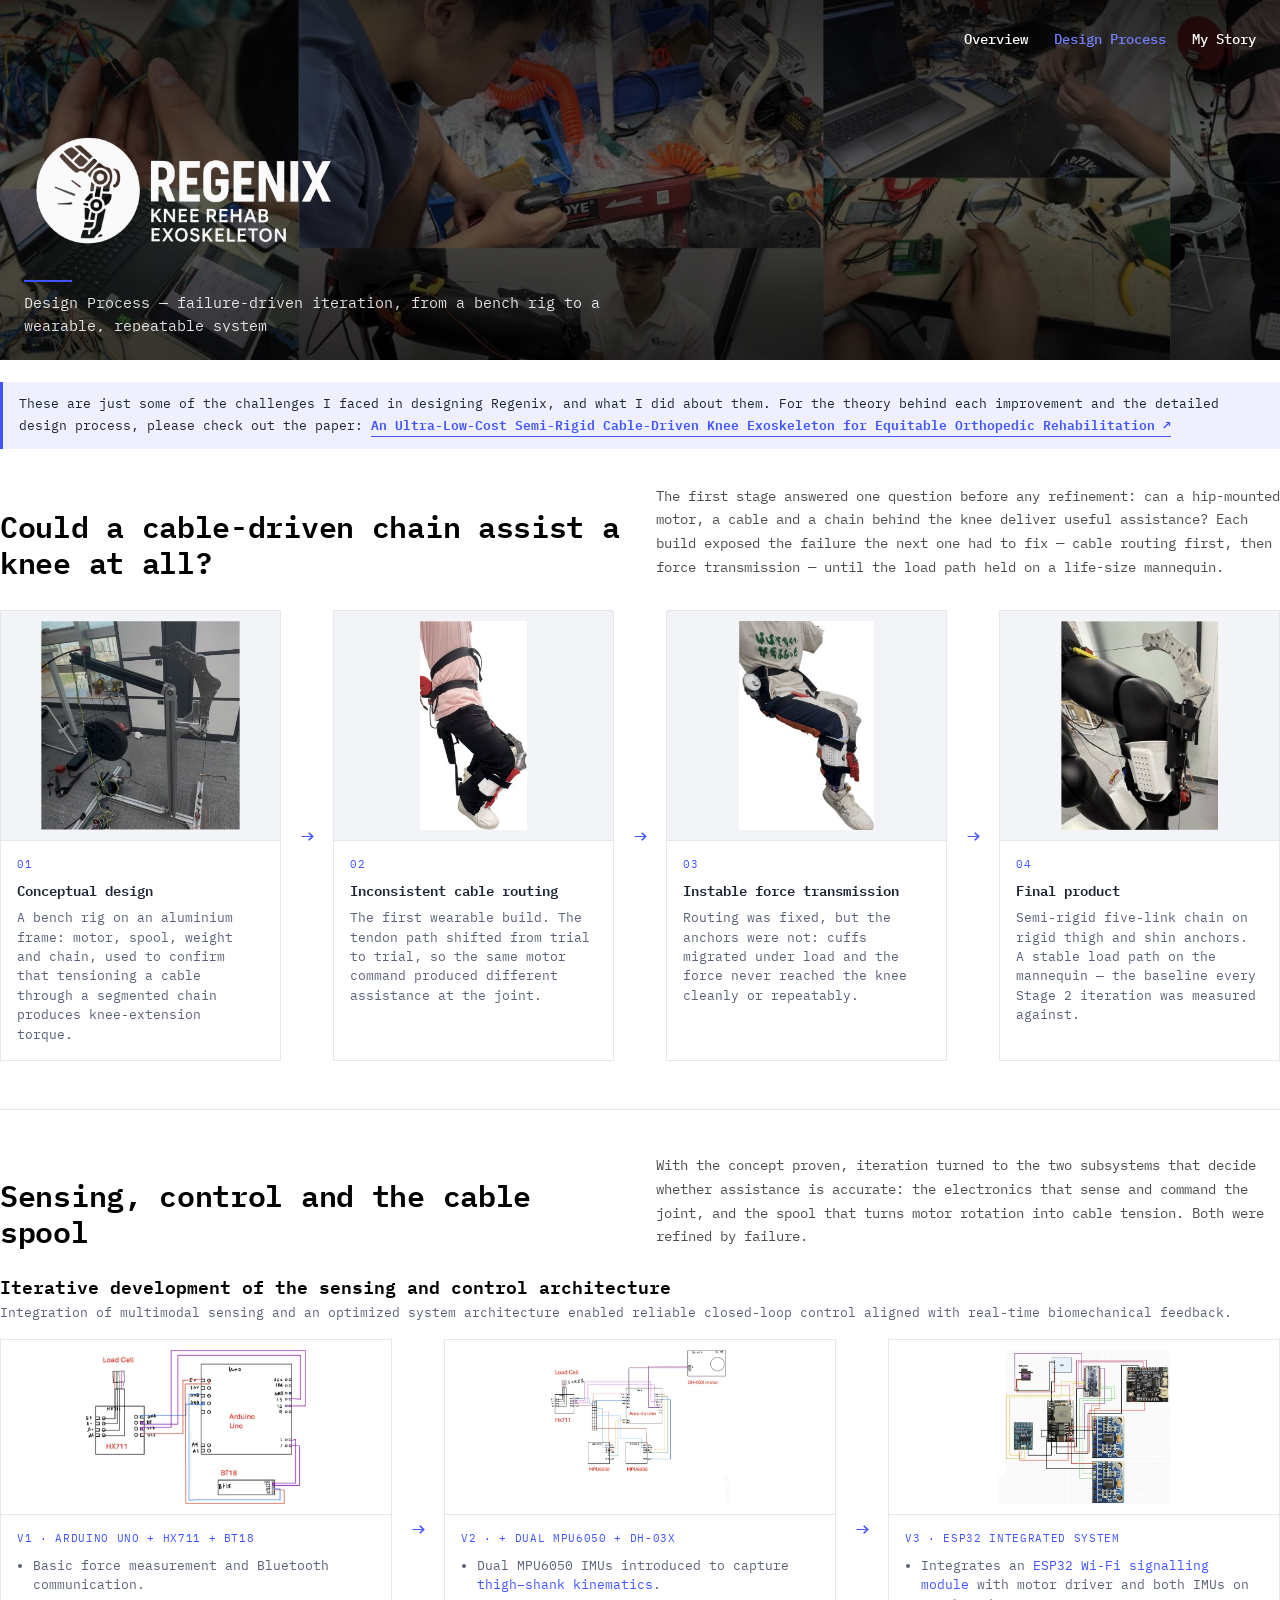
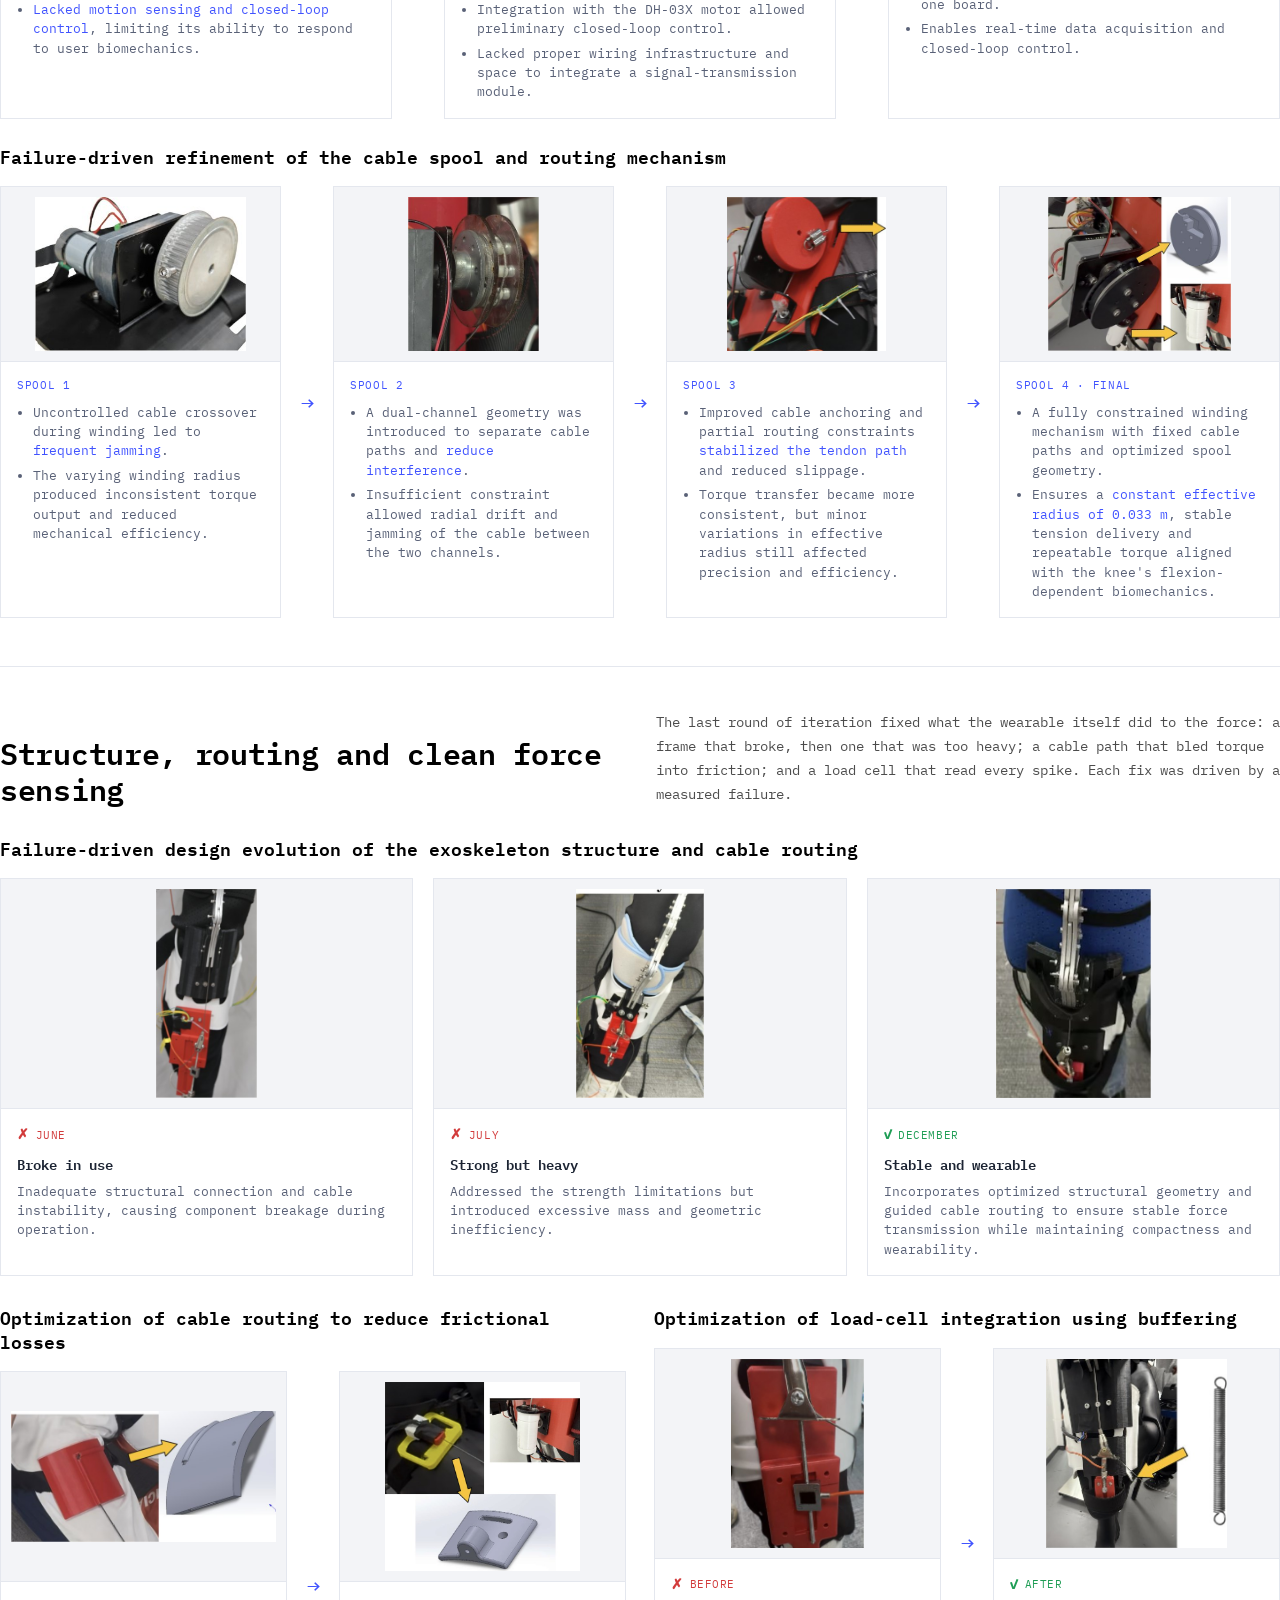
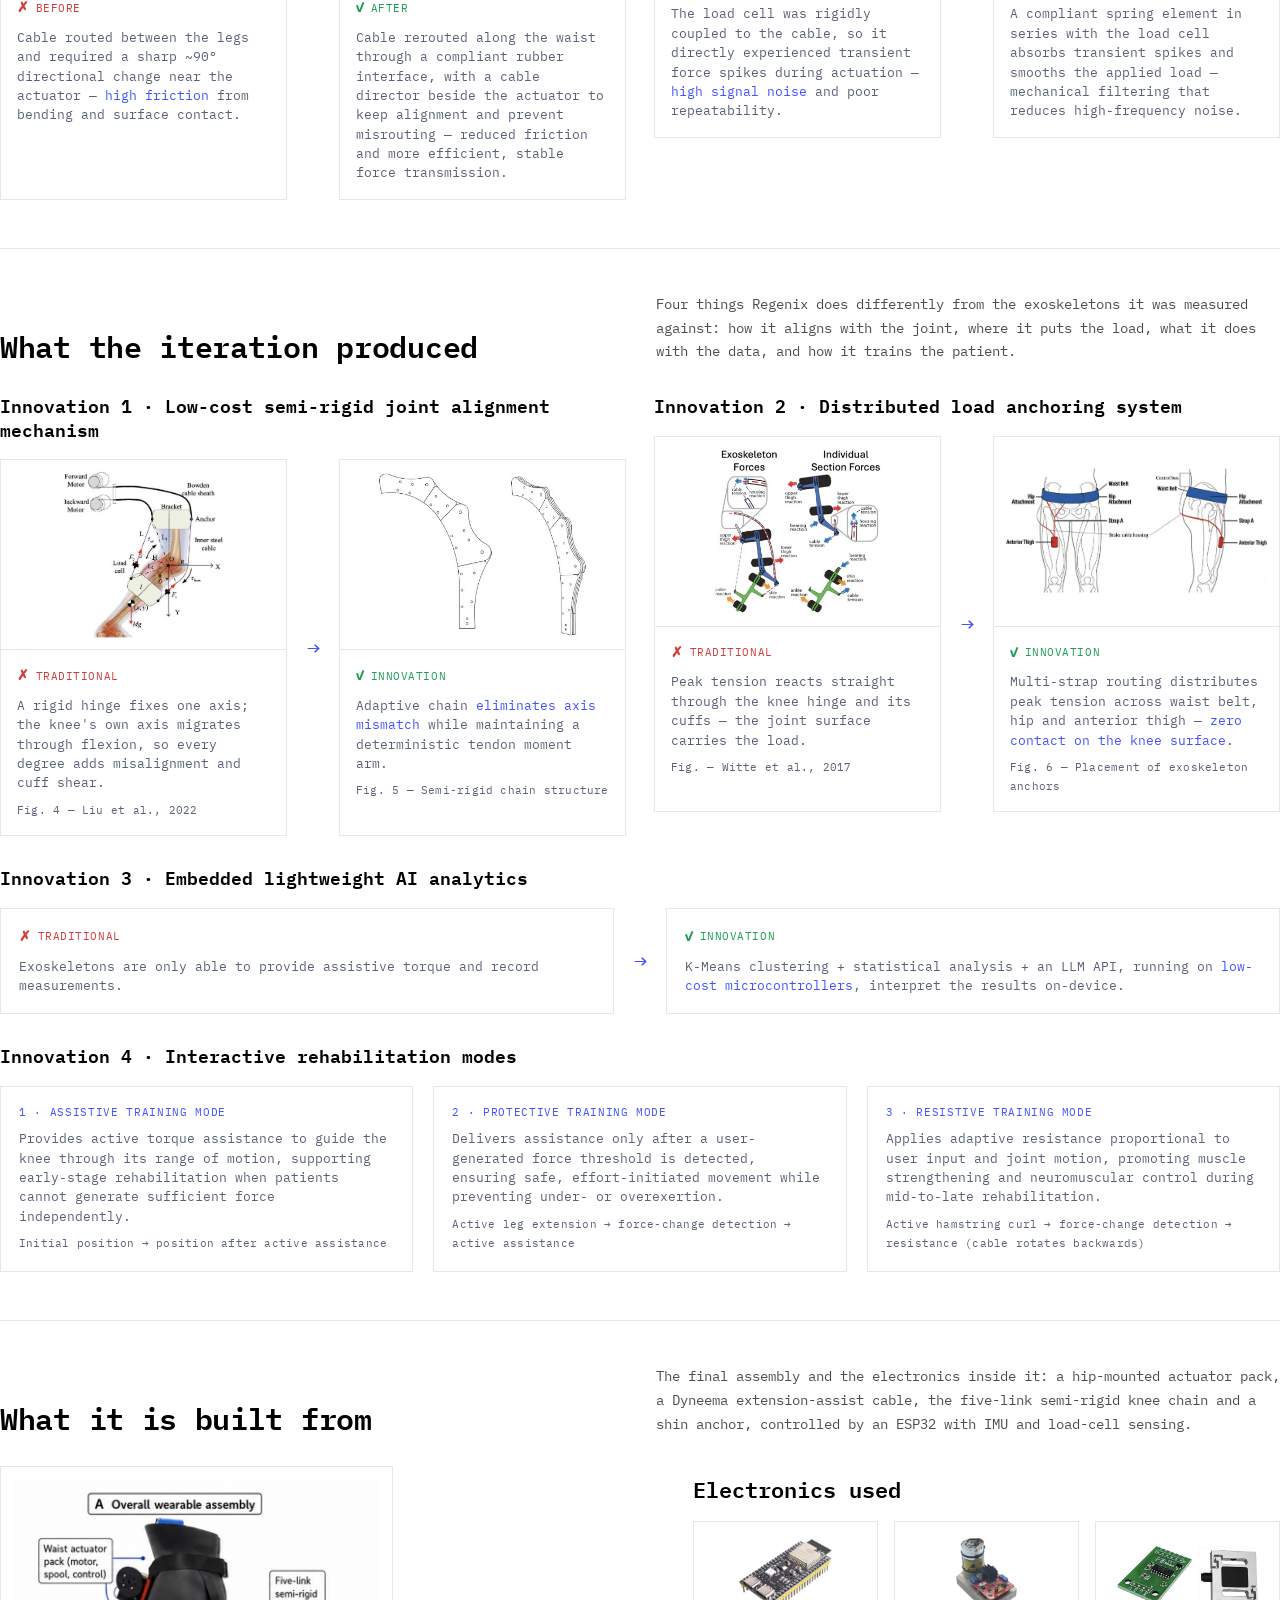
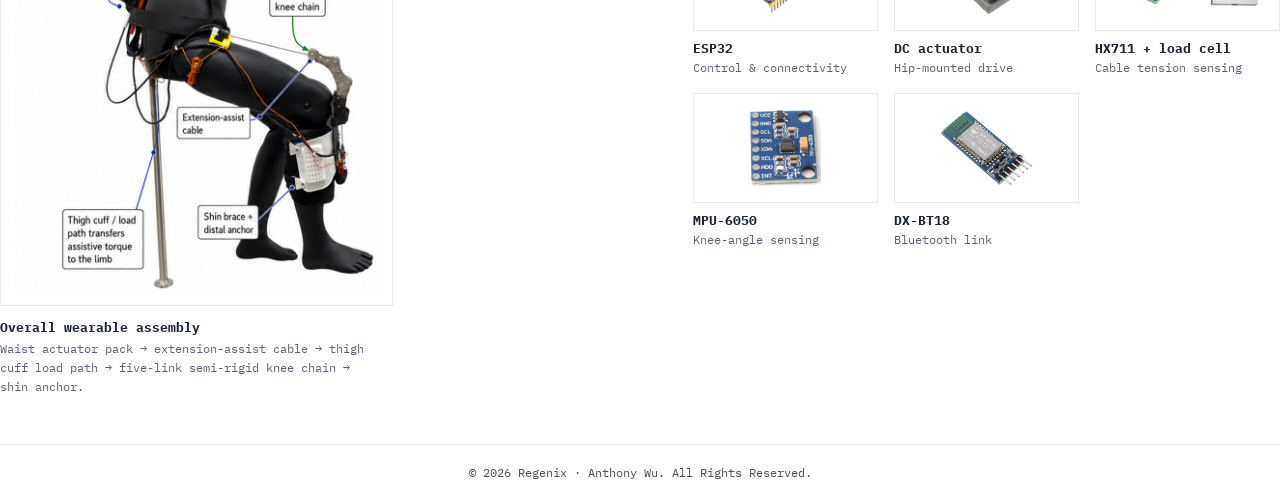
<file: design-process.html>
<!DOCTYPE html>

<html lang="en">
<head>
<meta charset="utf-8"/>
<meta content="width=device-width, initial-scale=1" name="viewport"/>
<title>Regenix — Design Process</title>
<link href="https://fonts.googleapis.com" rel="preconnect"/>
<link crossorigin="" href="https://fonts.gstatic.com" rel="preconnect"/>
<link href="https://fonts.googleapis.com/css2?family=IBM+Plex+Mono:wght@400;500;600;700&amp;family=Poppins:wght@600;700&amp;display=swap" rel="stylesheet"/>
<link href="assets/main.css" rel="stylesheet"/>
<link href="assets/research.css?v=20261010" rel="stylesheet"/>
<link href="favicon.ico" rel="icon" sizes="any"/>
<link href="favicon-32x32.png" rel="icon" sizes="32x32" type="image/png"/>
<link href="favicon-16x16.png" rel="icon" sizes="16x16" type="image/png"/>
<link href="apple-touch-icon.png" rel="apple-touch-icon" sizes="180x180"/>
<link href="site.webmanifest" rel="manifest"/>
<link href="assets/compact.css?v=20261014b" rel="stylesheet"/>
<link href="assets/showcase.css?v=20261014k" rel="stylesheet"/>
<link href="assets/design-process.css?v=20261014g" rel="stylesheet"/>
</head>
<body class="compact-page page-design-process five-part-home">
<!-- Fixed nav -->
<a class="skip-link" href="#main-content">Skip to content</a>
<nav aria-label="Main navigation" class="nav">
<div class="nav-inner">
<a aria-label="Regenix home" class="wordmark plain wordmark-logo" href="index.html"><img alt="Regenix" class="wordmark-img" height="456" src="assets/regenix-logo-white.png" width="1000"/></a>
<button aria-controls="site-navigation" aria-expanded="false" aria-label="Open navigation" class="menu-toggle" type="button"><span></span><span></span><span></span></button>
<div class="nav-links" id="site-navigation"><a href="index.html">Overview</a>
<a aria-current="page" class="active" href="design-process.html">Design Process</a>
<a href="my-story.html">My Story</a></div>
</div>
</nav>
<main data-screen-label="Design Process" id="main-content">
<header class="research-banner"><div class="container"><h1 class="hero-logo"><img alt="Regenix — Knee Rehab Exoskeleton" height="456" src="assets/regenix-logo-white.png" width="1000"/></h1><p>Design Process — failure-driven iteration, from a bench rig to a wearable, repeatable system</p></div></header>

<aside class="dp-note dp-note-top container" role="note"><p>These are just some of the challenges I faced in designing Regenix, and what I did about them. For the theory behind each improvement and the detailed design process, please check out the paper: <a href="https://www.researchgate.net/publication/415650873_An_Ultra-Low-Cost_Semi-Rigid_Cable-Driven_Knee_Exoskeleton_for_Equitable_Orthopedic_Rehabilitation" rel="noopener" target="_blank">An Ultra-Low-Cost Semi-Rigid Cable-Driven Knee Exoskeleton for Equitable Orthopedic Rehabilitation ↗</a></p></aside>
<!-- ====================== SCREEN 1 · STAGE 1 ====================== -->
<section aria-labelledby="stage1-title" class="dp-screen container" id="stage-1">
<div class="dp-head">
<div><h2 id="stage1-title">Could a cable-driven chain assist a knee at all?</h2></div>
<p>The first stage answered one question before any refinement: can a hip-mounted motor, a cable and a chain behind the knee deliver useful assistance? Each build exposed the failure the next one had to fix — cable routing first, then force transmission — until the load path held on a life-size mannequin.</p>
</div>
<div class="dp-flow">
<article class="dp-step"><figure><img alt="Bench-top conceptual rig: aluminium frame, motor, weight and chain" loading="lazy" src="assets/dp/stage1-1.jpg"/></figure><div class="dp-step-body"><span class="dp-step-label">01</span><span class="dp-step-title">Conceptual design</span><p>A bench rig on an aluminium frame: motor, spool, weight and chain, used to confirm that tensioning a cable through a segmented chain produces knee-extension torque.</p></div></article>
<span aria-hidden="true" class="dp-arrow"></span>
<article class="dp-step"><figure><img alt="First wearable prototype on a person, cable routed down the leg" loading="lazy" src="assets/dp/stage1-2.jpg"/></figure><div class="dp-step-body"><span class="dp-step-label">02</span><span class="dp-step-title">Inconsistent cable routing</span><p>The first wearable build. The tendon path shifted from trial to trial, so the same motor command produced different assistance at the joint.</p></div></article>
<span aria-hidden="true" class="dp-arrow"></span>
<article class="dp-step"><figure><img alt="Second wearable prototype with soft anchoring on the shank" loading="lazy" src="assets/dp/stage1-3.jpg"/></figure><div class="dp-step-body"><span class="dp-step-label">03</span><span class="dp-step-title">Instable force transmission</span><p>Routing was fixed, but the anchors were not: cuffs migrated under load and the force never reached the knee cleanly or repeatably.</p></div></article>
<span aria-hidden="true" class="dp-arrow"></span>
<article class="dp-step"><figure><img alt="Final prototype on the mannequin: semi-rigid chain, shin brace and distal anchor" loading="lazy" src="assets/dp/stage1-4.jpg"/></figure><div class="dp-step-body"><span class="dp-step-label">04</span><span class="dp-step-title">Final product</span><p>Semi-rigid five-link chain on rigid thigh and shin anchors. A stable load path on the mannequin — the baseline every Stage 2 iteration was measured against.</p></div></article>
</div>
</section>

<!-- ====================== SCREEN 2 · STAGE 2 (A) ====================== -->
<section aria-labelledby="stage2a-title" class="dp-screen dense container" id="stage-2">
<div class="dp-head">
<div><h2 id="stage2a-title">Sensing, control and the cable spool</h2></div>
<p>With the concept proven, iteration turned to the two subsystems that decide whether assistance is accurate: the electronics that sense and command the joint, and the spool that turns motor rotation into cable tension. Both were refined by failure.</p>
</div>

<div class="dp-block">
<h3>Iterative development of the sensing and control architecture<small>Integration of multimodal sensing and an optimized system architecture enabled reliable closed-loop control aligned with real-time biomechanical feedback.</small></h3>
<div class="dp-flow">
<article class="dp-step"><figure class="diagram"><img alt="Version 1 wiring: Arduino Uno with HX711 load cell and BT18 Bluetooth module" loading="lazy" src="assets/dp/wiring-1.jpg"/></figure><div class="dp-step-body"><span class="dp-step-label">v1 · Arduino Uno + HX711 + BT18</span><ul><li>Basic force measurement and Bluetooth communication.</li><li><em>Lacked motion sensing and closed-loop control</em>, limiting its ability to respond to user biomechanics.</li></ul></div></article>
<span aria-hidden="true" class="dp-arrow"></span>
<article class="dp-step"><figure class="diagram"><img alt="Version 2 wiring: Arduino Uno with HX711, dual MPU6050 IMUs and DH-03X motor" loading="lazy" src="assets/dp/wiring-2.jpg"/></figure><div class="dp-step-body"><span class="dp-step-label">v2 · + dual MPU6050 + DH-03X</span><ul><li>Dual MPU6050 IMUs introduced to capture <em>thigh–shank kinematics</em>.</li><li>Integration with the DH-03X motor allowed preliminary closed-loop control.</li><li>Lacked proper wiring infrastructure and space to integrate a signal-transmission module.</li></ul></div></article>
<span aria-hidden="true" class="dp-arrow"></span>
<article class="dp-step"><figure class="diagram"><img alt="Version 3 wiring: ESP32 with motor driver, dual MPU6050 IMUs and Wi-Fi signalling" loading="lazy" src="assets/dp/wiring-3.jpg"/></figure><div class="dp-step-body"><span class="dp-step-label">v3 · ESP32 integrated system</span><ul><li>Integrates an <em>ESP32 Wi-Fi signalling module</em> with motor driver and both IMUs on one board.</li><li>Enables real-time data acquisition and closed-loop control.</li></ul></div></article>
</div>
</div>

<div class="dp-block">
<h3>Failure-driven refinement of the cable spool and routing mechanism</h3>
<div class="dp-flow">
<article class="dp-step"><figure><img alt="Spool v1: bare pulley on the motor shaft" loading="lazy" src="assets/dp/spool-1.jpg"/></figure><div class="dp-step-body"><span class="dp-step-label">Spool 1</span><ul><li>Uncontrolled cable crossover during winding led to <em>frequent jamming</em>.</li><li>The varying winding radius produced inconsistent torque output and reduced mechanical efficiency.</li></ul></div></article>
<span aria-hidden="true" class="dp-arrow"></span>
<article class="dp-step"><figure><img alt="Spool v2: dual-channel spool" loading="lazy" src="assets/dp/spool-2.jpg"/></figure><div class="dp-step-body"><span class="dp-step-label">Spool 2</span><ul><li>A dual-channel geometry was introduced to separate cable paths and <em>reduce interference</em>.</li><li>Insufficient constraint allowed radial drift and jamming of the cable between the two channels.</li></ul></div></article>
<span aria-hidden="true" class="dp-arrow"></span>
<article class="dp-step"><figure><img alt="Spool v3: red 3D-printed spool with cable anchor and partial routing constraints" loading="lazy" src="assets/dp/spool-3.jpg"/></figure><div class="dp-step-body"><span class="dp-step-label">Spool 3</span><ul><li>Improved cable anchoring and partial routing constraints <em>stabilized the tendon path</em> and reduced slippage.</li><li>Torque transfer became more consistent, but minor variations in effective radius still affected precision and efficiency.</li></ul></div></article>
<span aria-hidden="true" class="dp-arrow"></span>
<article class="dp-step"><figure><img alt="Spool v4: fully constrained winding mechanism with fixed cable path and optimized spool geometry" loading="lazy" src="assets/dp/spool-4.jpg"/></figure><div class="dp-step-body"><span class="dp-step-label">Spool 4 · final</span><ul><li>A fully constrained winding mechanism with fixed cable paths and optimized spool geometry.</li><li>Ensures a <em>constant effective radius of 0.033 m</em>, stable tension delivery and repeatable torque aligned with the knee's flexion-dependent biomechanics.</li></ul></div></article>
</div>
</div>
</section>

<!-- ====================== SCREEN 3 · STAGE 2 (B) ====================== -->
<section aria-labelledby="stage2b-title" class="dp-screen container" id="stage-3">
<div class="dp-head">
<div><h2 id="stage2b-title">Structure, routing and clean force sensing</h2></div>
<p>The last round of iteration fixed what the wearable itself did to the force: a frame that broke, then one that was too heavy; a cable path that bled torque into friction; and a load cell that read every spike. Each fix was driven by a measured failure.</p>
</div>

<div class="dp-block">
<h3>Failure-driven design evolution of the exoskeleton structure and cable routing</h3>
<div class="dp-grid-3">
<article class="dp-step"><figure><img alt="June prototype: thin 3D-printed shank structure with red load-cell housing" loading="lazy" src="assets/dp/structure-1.jpg"/></figure><div class="dp-step-body"><span class="dp-verdict">June</span><span class="dp-step-title">Broke in use</span><p>Inadequate structural connection and cable instability, causing component breakage during operation.</p></div></article>
<article class="dp-step"><figure><img alt="July prototype: reinforced white brace with thicker chain mount" loading="lazy" src="assets/dp/structure-2.jpg"/></figure><div class="dp-step-body"><span class="dp-verdict">July</span><span class="dp-step-title">Strong but heavy</span><p>Addressed the strength limitations but introduced excessive mass and geometric inefficiency.</p></div></article>
<article class="dp-step"><figure><img alt="December prototype: compact black brace with guided cable routing and integrated chain mount" loading="lazy" src="assets/dp/structure-3.jpg"/></figure><div class="dp-step-body"><span class="dp-verdict ok">December</span><span class="dp-step-title">Stable and wearable</span><p>Incorporates optimized structural geometry and guided cable routing to ensure stable force transmission while maintaining compactness and wearability.</p></div></article>
</div>
</div>

<div class="dp-grid-2">
<div class="dp-block">
<h3>Optimization of cable routing to reduce frictional losses</h3>
<div class="dp-pair">
<article class="dp-step"><figure><img alt="Cable routed between the legs through a red guide, with a sharp bend near the actuator" loading="lazy" src="assets/dp/waist.jpg"/></figure><div class="dp-step-body"><span class="dp-verdict">Before</span><p>Cable routed between the legs and required a sharp ~90° directional change near the actuator — <em>high friction</em> from bending and surface contact.</p></div></article>
<span aria-hidden="true" class="dp-arrow"></span>
<article class="dp-step"><figure><img alt="Cable director beside the actuator and its CAD part" loading="lazy" src="assets/dp/director.jpg"/></figure><div class="dp-step-body"><span class="dp-verdict ok">After</span><p>Cable rerouted along the waist through a compliant rubber interface, with a cable director beside the actuator to keep alignment and prevent misrouting — reduced friction and more efficient, stable force transmission.</p></div></article>
</div>
</div>
<div class="dp-block">
<h3>Optimization of load-cell integration using buffering</h3>
<div class="dp-pair">
<article class="dp-step"><figure><img alt="Load cell rigidly coupled in line with the cable on the red housing" loading="lazy" src="assets/dp/loadcell-1.jpg"/></figure><div class="dp-step-body"><span class="dp-verdict">Before</span><p>The load cell was rigidly coupled to the cable, so it directly experienced transient force spikes during actuation — <em>high signal noise</em> and poor repeatability.</p></div></article>
<span aria-hidden="true" class="dp-arrow"></span>
<article class="dp-step"><figure><img alt="Compliant spring in series with the load cell on the shin anchor" loading="lazy" src="assets/dp/loadcell-2.jpg"/></figure><div class="dp-step-body"><span class="dp-verdict ok">After</span><p>A compliant spring element in series with the load cell absorbs transient spikes and smooths the applied load — mechanical filtering that reduces high-frequency noise.</p></div></article>
</div>
</div>
</div>
</section>
<!-- ====================== SCREEN 4 · INNOVATIONS ====================== -->
<section aria-labelledby="innov-title" class="dp-screen container" id="innovations">
<div class="dp-head">
<div><h2 id="innov-title">What the iteration produced</h2></div>
<p>Four things Regenix does differently from the exoskeletons it was measured against: how it aligns with the joint, where it puts the load, what it does with the data, and how it trains the patient.</p>
</div>

<div class="dp-grid-2 innov-grid">
<div class="dp-block">
<h3>Innovation 1 · Low-cost semi-rigid joint alignment mechanism</h3>
<div class="dp-pair">
<article class="dp-step"><figure class="diagram"><img alt="Forces around a rigid knee joint: motors, Bowden cable sheath, bracket, anchor and load cell" loading="lazy" src="assets/dp/innov-rigid-joint.jpg"/></figure><div class="dp-step-body"><span class="dp-verdict">Traditional</span><p>A rigid hinge fixes one axis; the knee's own axis migrates through flexion, so every degree adds misalignment and cuff shear.</p><span class="dp-cite">Fig. 4 — Liu et al., 2022</span></div></article>
<span aria-hidden="true" class="dp-arrow"></span>
<article class="dp-step"><figure class="diagram"><img alt="Semi-rigid chain structure: straight and flexed link drawings" loading="lazy" src="assets/dp/innov-chain-drawing.jpg"/></figure><div class="dp-step-body"><span class="dp-verdict ok">Innovation</span><p>Adaptive chain <em>eliminates axis mismatch</em> while maintaining a deterministic tendon moment arm.</p><span class="dp-cite">Fig. 5 — Semi-rigid chain structure</span></div></article>
</div>
</div>
<div class="dp-block">
<h3>Innovation 2 · Distributed load anchoring system</h3>
<div class="dp-pair">
<article class="dp-step"><figure class="diagram"><img alt="Joint torques and reaction forces on a rigid knee hinge exoskeleton" loading="lazy" src="assets/dp/innov-rigid-forces.jpg"/></figure><div class="dp-step-body"><span class="dp-verdict">Traditional</span><p>Peak tension reacts straight through the knee hinge and its cuffs — the joint surface carries the load.</p><span class="dp-cite">Fig. — Witte et al., 2017</span></div></article>
<span aria-hidden="true" class="dp-arrow"></span>
<article class="dp-step"><figure class="diagram"><img alt="Placement of waist belt, hip attachment, strap A and anterior-thigh anchor" loading="lazy" src="assets/dp/innov-anchoring.jpg"/></figure><div class="dp-step-body"><span class="dp-verdict ok">Innovation</span><p>Multi-strap routing distributes peak tension across waist belt, hip and anterior thigh — <em>zero contact on the knee surface</em>.</p><span class="dp-cite">Fig. 6 — Placement of exoskeleton anchors</span></div></article>
</div>
</div>
</div>

<div class="dp-block">
<h3>Innovation 3 · Embedded lightweight AI analytics</h3>
<div class="dp-pair dp-pair-text">
<article class="dp-step dp-step-text"><div class="dp-step-body"><span class="dp-verdict">Traditional</span><p>Exoskeletons are only able to provide assistive torque and record measurements.</p></div></article>
<span aria-hidden="true" class="dp-arrow"></span>
<article class="dp-step dp-step-text"><div class="dp-step-body"><span class="dp-verdict ok">Innovation</span><p>K-Means clustering + statistical analysis + an LLM API, running on <em>low-cost microcontrollers</em>, interpret the results on-device.</p></div></article>
</div>
</div>

<div class="dp-block">
<h3>Innovation 4 · Interactive rehabilitation modes</h3>
<div class="dp-grid-3">
<article class="dp-step dp-step-text"><div class="dp-step-body"><span class="dp-step-label">1 · Assistive training mode</span><p>Provides active torque assistance to guide the knee through its range of motion, supporting early-stage rehabilitation when patients cannot generate sufficient force independently.</p><span class="dp-cite">Initial position → position after active assistance</span></div></article>
<article class="dp-step dp-step-text"><div class="dp-step-body"><span class="dp-step-label">2 · Protective training mode</span><p>Delivers assistance only after a user-generated force threshold is detected, ensuring safe, effort-initiated movement while preventing under- or overexertion.</p><span class="dp-cite">Active leg extension → force-change detection → active assistance</span></div></article>
<article class="dp-step dp-step-text"><div class="dp-step-body"><span class="dp-step-label">3 · Resistive training mode</span><p>Applies adaptive resistance proportional to user input and joint motion, promoting muscle strengthening and neuromuscular control during mid-to-late rehabilitation.</p><span class="dp-cite">Active hamstring curl → force-change detection → resistance (cable rotates backwards)</span></div></article>
</div>
</div>
</section>

<!-- ====================== SCREEN 5 · HARDWARE ====================== -->
<section aria-labelledby="hardware-title" class="dp-screen dp-hardware container" id="hardware">
<div class="dp-head"><div><h2 id="hardware-title">What it is built from</h2></div><p>The final assembly and the electronics inside it: a hip-mounted actuator pack, a Dyneema extension-assist cable, the five-link semi-rigid knee chain and a shin anchor, controlled by an ESP32 with IMU and load-cell sensing.</p></div>
<div class="how-assembly"><figure class="assembly-figure"><a aria-label="Open full-size assembly diagram" class="diagram-link" href="assets/assembly-diagram.png" rel="noopener" target="_blank"><img alt="Overall wearable assembly: waist actuator pack with motor, spool and control; extension-assist cable; thigh cuff load path; five-link semi-rigid knee chain; shin brace and distal anchor" height="858" loading="lazy" src="assets/assembly-diagram.png" width="760"/></a><figcaption><strong>Overall wearable assembly</strong><span>Waist actuator pack → extension-assist cable → thigh cuff load path → five-link semi-rigid knee chain → shin anchor.</span></figcaption></figure><div class="how-electronics"><h3 id="electronics-title">Electronics used</h3><div class="electronics-list"><figure><img alt="ESP32" loading="lazy" src="assets/component-esp32-crop.png"/><figcaption><strong>ESP32</strong><span>Control &amp; connectivity</span></figcaption></figure><figure><img alt="DC actuator" loading="lazy" src="assets/component-dh03x-crop.png"/><figcaption><strong>DC actuator</strong><span>Hip-mounted drive</span></figcaption></figure><figure><img alt="HX711 + load cell" loading="lazy" src="assets/component-hx711-crop.png"/><figcaption><strong>HX711 + load cell</strong><span>Cable tension sensing</span></figcaption></figure><figure><img alt="MPU-6050" loading="lazy" src="assets/component-mpu6050-crop.png"/><figcaption><strong>MPU-6050</strong><span>Knee-angle sensing</span></figcaption></figure><figure><img alt="DX-BT18" loading="lazy" src="assets/component-bt18-crop.png"/><figcaption><strong>DX-BT18</strong><span>Bluetooth link</span></figcaption></figure></div></div></div>
</section>
</main>
<!-- ====================== FOOTER ====================== -->
<footer class="foot"><div class="container"><p>© 2026 Regenix · Anthony Wu. All Rights Reserved.</p></div></footer>
<script src="assets/research.js?v=20261010"></script>
<script src="assets/compact.js?v=20261013d"></script><script src="assets/hero-shrink.js?v=20261014a"></script></body>
</html>
</file>
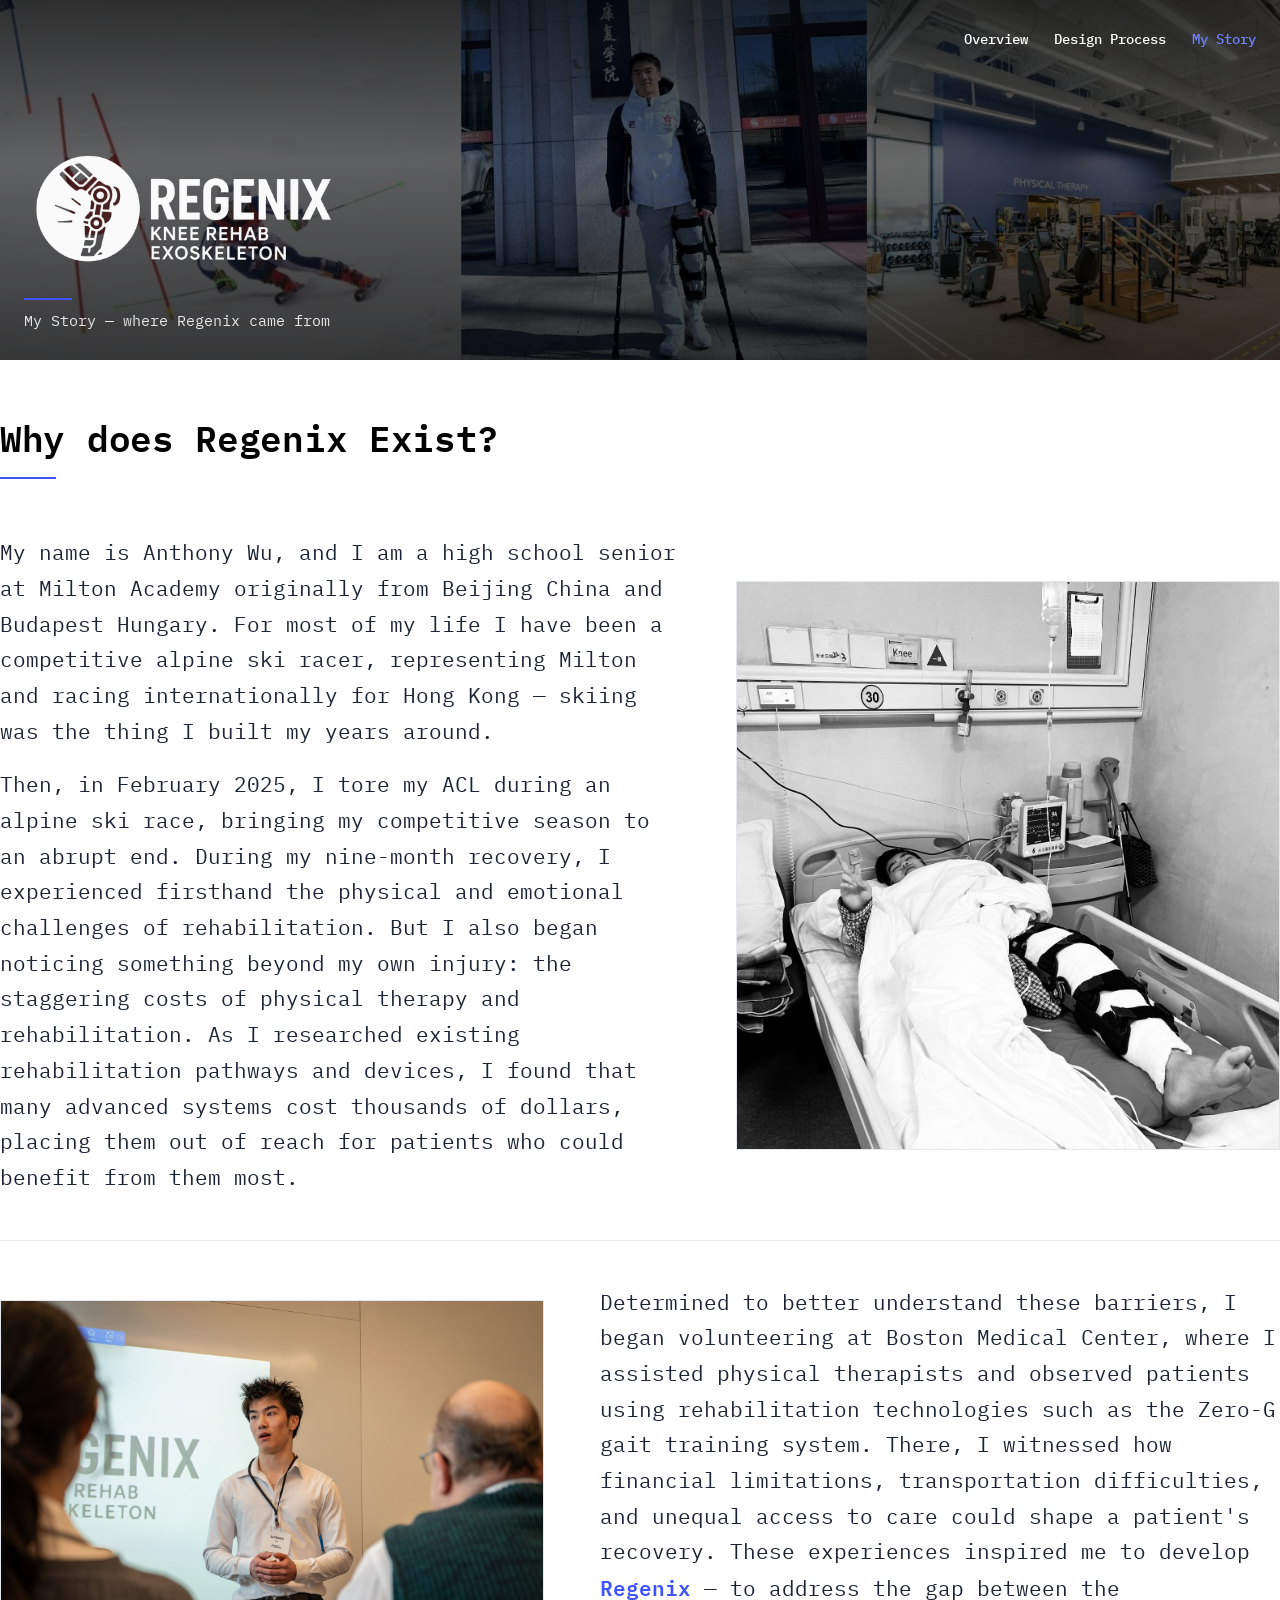
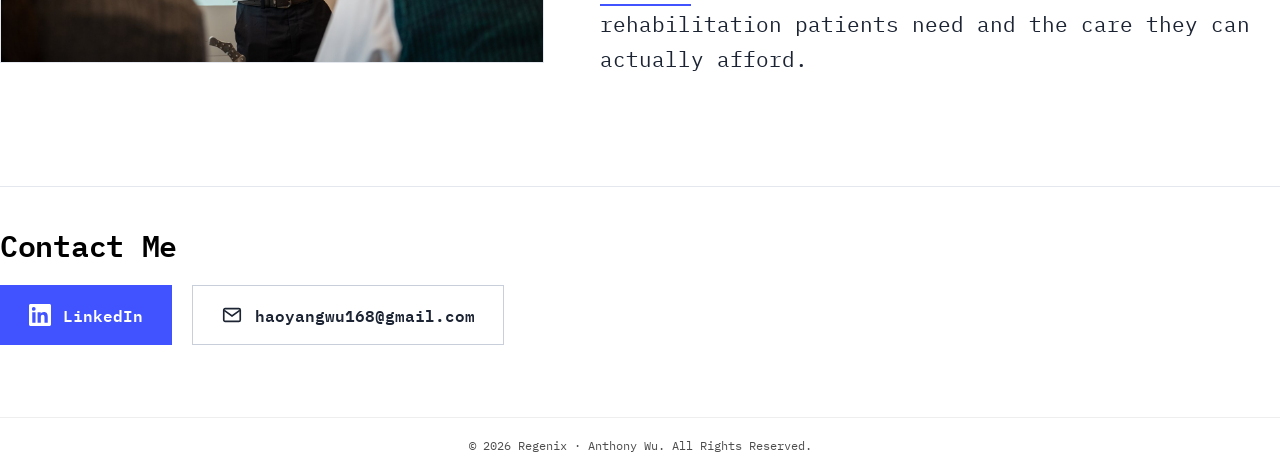
<file: my-story.html>
<!DOCTYPE html>

<html lang="en">
<head>
<meta charset="utf-8"/>
<meta content="width=device-width, initial-scale=1" name="viewport"/>
<title>Regenix — My Story</title>
<link href="https://fonts.googleapis.com" rel="preconnect"/>
<link crossorigin="" href="https://fonts.gstatic.com" rel="preconnect"/>
<link href="https://fonts.googleapis.com/css2?family=IBM+Plex+Mono:wght@400;500;600;700&amp;family=Poppins:wght@600;700&amp;display=swap" rel="stylesheet"/>
<link href="assets/main.css" rel="stylesheet"/>
<link href="assets/research.css?v=20261010" rel="stylesheet"/>
<link href="favicon.ico" rel="icon" sizes="any"/>
<link href="favicon-32x32.png" rel="icon" sizes="32x32" type="image/png"/>
<link href="favicon-16x16.png" rel="icon" sizes="16x16" type="image/png"/>
<link href="apple-touch-icon.png" rel="apple-touch-icon" sizes="180x180"/>
<link href="site.webmanifest" rel="manifest"/>
<link href="assets/compact.css?v=20261014b" rel="stylesheet"/>
<link href="assets/showcase.css?v=20261014k" rel="stylesheet"/>
<link href="assets/my-story.css?v=20261014d" rel="stylesheet"/>
</head>
<body class="compact-page page-my-story five-part-home">
<!-- Fixed nav -->
<a class="skip-link" href="#main-content">Skip to content</a>
<nav aria-label="Main navigation" class="nav">
<div class="nav-inner">
<a aria-label="Regenix home" class="wordmark plain wordmark-logo" href="index.html"><img alt="Regenix" class="wordmark-img" height="456" src="assets/regenix-logo-white.png" width="1000"/></a>
<button aria-controls="site-navigation" aria-expanded="false" aria-label="Open navigation" class="menu-toggle" type="button"><span></span><span></span><span></span></button>
<div class="nav-links" id="site-navigation"><a href="index.html">Overview</a>
<a href="design-process.html">Design Process</a>
<a aria-current="page" class="active" href="my-story.html">My Story</a></div>
</div>
</nav>
<main data-screen-label="My Story" id="main-content">
<header class="research-banner"><div class="container"><h1 class="hero-logo"><img alt="Regenix — Knee Rehab Exoskeleton" height="456" src="assets/regenix-logo-white.png" width="1000"/></h1><p>My Story — where Regenix came from</p></div></header>
<section aria-labelledby="story-title" class="story container" id="story">
<h2 id="story-title">Why does Regenix Exist?</h2>
<div class="story-row">
<div class="story-copy"><p>My name is Anthony Wu, and I am a high school senior at Milton Academy originally from Beijing China and Budapest Hungary. For most of my life I have been a competitive alpine ski racer, representing Milton and racing internationally for Hong Kong — skiing was the thing I built my years around.</p><p>Then, in February 2025, I tore my ACL during an alpine ski race, bringing my competitive season to an abrupt end. During my nine-month recovery, I experienced firsthand the physical and emotional challenges of rehabilitation. But I also began noticing something beyond my own injury: the staggering costs of physical therapy and rehabilitation. As I researched existing rehabilitation pathways and devices, I found that many advanced systems cost thousands of dollars, placing them out of reach for patients who could benefit from them most.</p></div>
<figure class="story-photo"><img alt="Anthony in a hospital bed after ACL surgery, knee in a brace" height="1400" loading="lazy" src="assets/story-hospital.jpg" width="1339"/></figure>
</div>
<div class="story-row photo-left">
<div class="story-copy"><p>Determined to better understand these barriers, I began volunteering at Boston Medical Center, where I assisted physical therapists and observed patients using rehabilitation technologies such as the Zero-G gait training system. There, I witnessed how financial limitations, transportation difficulties, and unequal access to care could shape a patient's recovery. These experiences inspired me to develop <a class="story-link" href="index.html">Regenix</a> — to address the gap between the rehabilitation patients need and the care they can actually afford.</p></div>
<figure class="story-photo"><img alt="Anthony presenting Regenix to an audience in front of a projected slide" height="1067" loading="lazy" src="assets/story-presenting.jpg" width="1600"/></figure>
</div>
</section>
<section aria-labelledby="contact-title" class="contact container" id="contact"><h2 id="contact-title">Contact Me</h2><div class="contact-actions"><a class="btn btn-linkedin" href="https://www.linkedin.com/in/anthony-wu-17651237a" rel="noopener" target="_blank"><svg aria-hidden="true" class="btn-icon" viewBox="0 0 24 24" width="22" height="22"><path fill="currentColor" d="M20.45 20.45h-3.56v-5.57c0-1.33-.03-3.04-1.85-3.04-1.86 0-2.14 1.45-2.14 2.94v5.67H9.34V9h3.42v1.56h.05c.48-.9 1.64-1.85 3.37-1.85 3.6 0 4.27 2.37 4.27 5.46v6.28zM5.34 7.43a2.07 2.07 0 1 1 0-4.13 2.07 2.07 0 0 1 0 4.13zM7.12 20.45H3.56V9h3.56v11.45zM22.22 0H1.77C.79 0 0 .77 0 1.73v20.54C0 23.23.79 24 1.77 24h20.45c.98 0 1.78-.77 1.78-1.73V1.73C24 .77 23.2 0 22.22 0z"/></svg>LinkedIn</a><a class="btn btn-email" href="mailto:haoyangwu168@gmail.com"><svg aria-hidden="true" class="btn-icon" viewBox="0 0 24 24" width="22" height="22"><path fill="none" stroke="currentColor" stroke-width="1.8" d="M3 6.5A1.5 1.5 0 0 1 4.5 5h15A1.5 1.5 0 0 1 21 6.5v11a1.5 1.5 0 0 1-1.5 1.5h-15A1.5 1.5 0 0 1 3 17.5v-11z"/><path fill="none" stroke="currentColor" stroke-width="1.8" d="m3.5 7 8.5 6 8.5-6"/></svg>haoyangwu168@gmail.com</a></div></section>
</main>
<footer class="foot"><div class="container"><p>© 2026 Regenix · Anthony Wu. All Rights Reserved.</p></div></footer>
<script src="assets/research.js?v=20261010"></script>
<script src="assets/compact.js?v=20261013d"></script><script src="assets/hero-shrink.js?v=20261014a"></script></body>
</html>
</file>
<file: assets/main.css>
/* REGENIX — Knee Rehabilitation Exoskeleton
   Dark sci-fi HUD theme. Quicksand display · Rajdhani UI · Share Tech Mono labels.
   Variable-driven so every page + inline style inherits the dark palette.
   ------------------------------------------------------------------------ */

:root {
  /* surfaces */
  --bg:           #050507;
  --bg-warm:      #0a0c11;   /* panel */
  --bg-cool:      #0d1017;   /* panel alt */
  --bg-edge:      #141821;   /* raised edge */
  --panel:        rgba(255,255,255,.025);
  --panel-2:      rgba(255,255,255,.045);

  /* ink */
  --ink:          #eef0f3;
  --ink-muted:    #9aa0ab;
  --ink-faint:    #5f6671;

  /* lines */
  --rule:         rgba(255,255,255,.10);
  --rule-strong:  rgba(255,255,255,.24);

  /* accent — electric cyan + steel ambiance */
  --accent:       #5fd2e6;
  --accent-2:     #8be3f1;
  --accent-soft:  rgba(95,210,230,.16);
  --accent-faint: rgba(95,210,230,.07);
  --steel:        rgba(150,165,195,.20);
  --glow:         rgba(95,210,230,.45);

  --series-grey:  #aeb4bf;
  --series-clay:  #d8a98f;

  --serif: "Quicksand", system-ui, sans-serif;     /* display / headings */
  --sans:  "Rajdhani", system-ui, sans-serif;       /* body / UI */
  --mono:  "Share Tech Mono", ui-monospace, Menlo, monospace; /* labels / data */

  --maxw: 1180px;
  --gutter: clamp(20px, 4vw, 56px);
}

* { box-sizing: border-box; }

html, body {
  margin: 0;
  padding: 0;
  background: var(--bg);
  color: var(--ink);
  font-family: var(--sans);
  font-size: 16.5px;
  line-height: 1.5;
  font-weight: 500;
  -webkit-font-smoothing: antialiased;
  text-rendering: optimizeLegibility;
}

body { position: relative; overflow-x: hidden; }

/* Ambient HUD field — fixed steel glows + faint scan grid behind everything */
body::before {
  content: "";
  position: fixed;
  inset: 0;
  pointer-events: none;
  z-index: 0;
  background:
    radial-gradient(80% 50% at 78% 0%, rgba(70,84,108,.30), transparent 60%),
    radial-gradient(70% 45% at 12% 8%, rgba(60,80,110,.20), transparent 60%),
    linear-gradient(transparent 0, transparent calc(100% - 1px), rgba(255,255,255,.022) 100%),
    linear-gradient(90deg, transparent 0, transparent calc(100% - 1px), rgba(255,255,255,.022) 100%);
  background-size: 100% 100%, 100% 100%, 100% 46px, 46px 100%;
}
/* moving scanline sweep */
body::after {
  content: "";
  position: fixed;
  left: 0; right: 0; top: 0;
  height: 140px;
  pointer-events: none;
  z-index: 1;
  background: linear-gradient(180deg, rgba(95,210,230,.06), transparent 70%);
  animation: hud-scan 9s linear infinite;
  opacity: .8;
}
@keyframes hud-scan {
  0%   { transform: translateY(-160px); }
  100% { transform: translateY(100vh); }
}
@media (prefers-reduced-motion: reduce) {
  body::after { animation: none; opacity: 0; }
}

/* keep real content above the ambient field */
.nav, main, footer.foot, .hud-hero, section { position: relative; z-index: 2; }

/* Selection */
::selection { background: var(--accent); color: #04181c; }

/* scrollbar */
::-webkit-scrollbar { width: 10px; height: 10px; }
::-webkit-scrollbar-track { background: #07080b; }
::-webkit-scrollbar-thumb { background: #1b2230; border-radius: 6px; }
::-webkit-scrollbar-thumb:hover { background: #2a3445; }

/* Type ---------------------------------------------------- */

h1, h2, h3, h4 {
  font-family: var(--serif);
  font-weight: 600;
  color: #fff;
  letter-spacing: 0;
  margin: 0;
  text-wrap: balance;
}

h1 {
  font-size: clamp(46px, 7vw, 92px);
  line-height: 1.0;
  letter-spacing: .002em;
  font-weight: 700;
}
h2 {
  font-size: clamp(32px, 4.4vw, 54px);
  line-height: 1.06;
  font-weight: 600;
}
h3 {
  font-size: clamp(22px, 2vw, 28px);
  line-height: 1.2;
  font-weight: 600;
}

p { margin: 0; text-wrap: pretty; color: var(--ink-muted); }

em, .italic { font-style: normal; color: var(--accent); }
.accent { color: var(--accent); }
.muted  { color: var(--ink-muted); }
.faint  { color: var(--ink-faint); }

.serif { font-family: var(--serif); }
.sans  { font-family: var(--sans); }
.mono  { font-family: var(--mono); }

.eyebrow {
  font-family: var(--mono);
  font-size: 12px;
  letter-spacing: 0.30em;
  text-transform: uppercase;
  color: var(--accent);
  font-weight: 400;
}
.label {
  font-family: var(--mono);
  font-size: 11px;
  letter-spacing: 0.20em;
  text-transform: uppercase;
  color: var(--ink-muted);
  font-weight: 400;
}
.section-label {
  font-family: var(--mono);
  font-size: 12px;
  letter-spacing: 0.26em;
  text-transform: uppercase;
  color: var(--ink-muted);
}
.section-label .section-no {
  color: var(--accent);
  margin-right: 8px;
  font-variant-numeric: tabular-nums;
}

a {
  color: var(--ink);
  text-decoration: none;
  border-bottom: 1px solid var(--rule-strong);
  transition: border-color 0.2s ease, color 0.2s ease;
}
a:hover { color: var(--accent); border-bottom-color: var(--accent); }

a.plain { border: none; }
a.plain:hover { color: var(--accent); }

/* Layout primitives -------------------------------------- */

.container {
  max-width: var(--maxw);
  margin: 0 auto;
  padding-inline: var(--gutter);
}

.container-wide {
  max-width: 1320px;
  margin: 0 auto;
  padding-inline: var(--gutter);
}

.rule { border-top: 1px solid var(--rule); height: 0; }
.rule-strong { border-top: 1px solid var(--rule-strong); height: 0; }

/* Top nav (HUD) ------------------------------------------ */

.nav {
  position: fixed;
  top: 0; left: 0; right: 0;
  z-index: 50;
  background: rgba(6, 8, 12, 0.55);
  backdrop-filter: saturate(140%) blur(16px);
  -webkit-backdrop-filter: saturate(140%) blur(16px);
  border-bottom: 1px solid var(--rule);
  transition: background .3s ease, border-color .3s ease;
}
.nav.scrolled {
  background: rgba(5, 6, 9, 0.86);
  border-bottom-color: var(--rule-strong);
}
.nav-inner {
  max-width: 1320px;
  margin: 0 auto;
  padding: 14px var(--gutter);
  display: flex;
  align-items: center;
  justify-content: space-between;
  gap: 32px;
}
.wordmark {
  font-family: var(--serif);
  font-size: 20px;
  font-weight: 700;
  letter-spacing: .14em;
  text-transform: uppercase;
  color: #fff;
  border: none;
  display: flex;
  align-items: center;
  gap: 10px;
}
.wordmark .wm-mark {
  display: inline-block;
  width: 9px; height: 9px;
  background: var(--accent);
  box-shadow: 0 0 10px var(--glow);
  transform: rotate(45deg);
}
.wordmark .wm-em { font-style: normal; }
.nav-meta {
  font-family: var(--mono);
  font-size: 11px;
  letter-spacing: 0.18em;
  text-transform: uppercase;
  color: var(--ink-muted);
}
.nav-links {
  display: flex;
  align-items: center;
  gap: 30px;
  font-family: var(--mono);
  font-size: 12px;
  letter-spacing: 0.16em;
  text-transform: uppercase;
}
.nav-links a {
  border: none;
  color: var(--ink-muted);
  position: relative;
  padding-bottom: 3px;
  transition: color 0.2s ease;
}
.nav-links a::after {
  content: "";
  position: absolute; left: 0; bottom: 0; height: 1px; width: 0;
  background: var(--accent); box-shadow: 0 0 8px var(--glow);
  transition: width .25s ease;
}
.nav-links a:hover, .nav-links a.active { color: #fff; }
.nav-links a:hover::after, .nav-links a.active::after { width: 100%; }
.nav-links a.cta {
  color: #fff;
  padding: 7px 16px;
  border: 1px solid var(--rule-strong);
  border-radius: 0;
  clip-path: polygon(10px 0,100% 0,100% calc(100% - 10px),calc(100% - 10px) 100%,0 100%,0 10px);
  display: inline-flex; align-items: center; gap: 6px;
}
.nav-links a.cta::after { display: none; }
.nav-links a.cta:hover {
  color: var(--accent);
  border-color: var(--accent);
  box-shadow: 0 0 18px rgba(95,210,230,.22);
}

/* Pills / chips ------------------------------------------ */

.pill {
  display: inline-flex;
  align-items: center;
  gap: 8px;
  padding: 6px 13px;
  border: 1px solid var(--accent);
  background: var(--accent-faint);
  color: var(--accent);
  border-radius: 0;
  clip-path: polygon(7px 0,100% 0,100% calc(100% - 7px),calc(100% - 7px) 100%,0 100%,0 7px);
  font-family: var(--mono);
  font-size: 11px;
  letter-spacing: 0.10em;
  text-transform: uppercase;
  font-weight: 400;
  line-height: 1.4;
  white-space: nowrap;
}
.pill .pill-num {
  font-family: var(--serif);
  font-style: normal;
  font-size: 13px;
  font-weight: 700;
}
.pill.neutral {
  border-color: var(--rule-strong);
  color: var(--ink);
  background: var(--panel);
}

.tag {
  display: inline-block;
  font-family: var(--mono);
  font-size: 11px;
  letter-spacing: 0.16em;
  text-transform: uppercase;
  color: var(--accent);
}

/* Stat tiles --------------------------------------------- */

.stat {
  display: flex;
  flex-direction: column;
  gap: 6px;
}
.stat-num {
  font-family: var(--serif);
  font-weight: 700;
  font-size: clamp(38px, 4.2vw, 58px);
  line-height: 1;
  letter-spacing: -0.01em;
  color: #fff;
  font-variant-numeric: tabular-nums;
}
.stat-num .unit {
  font-family: var(--mono);
  font-size: 0.30em;
  font-weight: 400;
  letter-spacing: 0.05em;
  color: var(--ink-muted);
  margin-left: 6px;
  vertical-align: 0.55em;
  text-transform: uppercase;
}
.stat-num .em {
  font-style: normal;
  color: var(--accent);
}
.stat-label {
  font-family: var(--mono);
  font-size: 11px;
  letter-spacing: 0.18em;
  text-transform: uppercase;
  color: var(--ink-muted);
}
.stat-sub {
  font-size: 14.5px;
  color: var(--ink-muted);
  line-height: 1.4;
  margin-top: 2px;
}

/* Buttons / CTA ------------------------------------------ */

.btn {
  display: inline-flex;
  align-items: center;
  gap: 12px;
  padding: 14px 26px;
  background: var(--accent-faint);
  color: #fff;
  font-family: var(--mono);
  font-size: 12.5px;
  letter-spacing: 0.16em;
  text-transform: uppercase;
  border: 1px solid var(--accent);
  border-radius: 0;
  clip-path: polygon(12px 0,100% 0,100% calc(100% - 12px),calc(100% - 12px) 100%,0 100%,0 12px);
  transition: background 0.2s ease, box-shadow .2s ease, transform .15s ease;
}
.btn:hover {
  background: var(--accent-soft);
  box-shadow: 0 0 26px rgba(95,210,230,.3);
  color: #fff;
  transform: translateY(-1px);
}
.btn.ghost {
  background: transparent;
  color: var(--accent);
  border-color: var(--rule-strong);
}
.btn.ghost:hover { background: var(--accent-faint); border-color: var(--accent); color: #fff; }
.btn .arrow { font-family: var(--sans); font-size: 15px; letter-spacing: 0; }

/* Code blocks -------------------------------------------- */

pre.code, .code-block {
  font-family: var(--mono);
  font-size: 13px;
  line-height: 1.7;
  padding: 22px 26px;
  background: #07090d;
  border: 1px solid var(--rule);
  border-radius: 2px;
  overflow-x: auto;
  color: var(--ink);
}
.code-block .k  { color: var(--accent); }
.code-block .s  { color: var(--series-grey); }
.code-block .n  { color: #7fd3c5; }
.code-block .c  { color: var(--ink-faint); font-style: italic; }
.code-block .p  { color: var(--ink-muted); }

/* Tables ------------------------------------------------- */

table.data {
  width: 100%;
  border-collapse: collapse;
  font-size: 14px;
  font-family: var(--sans);
  color: var(--ink);
}
table.data th, table.data td {
  text-align: left;
  padding: 12px 16px 12px 0;
  border-bottom: 1px solid var(--rule);
  vertical-align: top;
}
table.data th {
  font-family: var(--mono);
  font-size: 11px;
  letter-spacing: 0.14em;
  text-transform: uppercase;
  color: var(--accent);
  font-weight: 400;
  border-bottom: 1px solid var(--rule-strong);
  padding-top: 0;
}
table.data td.num {
  font-family: var(--mono);
  font-variant-numeric: tabular-nums;
}
table.data tr:last-child td { border-bottom: none; }
table.data tr.total td {
  border-top: 1px solid var(--rule-strong);
  font-weight: 600;
  color: #fff;
}

/* Callout ------------------------------------------------ */

.callout {
  border-left: 2px solid var(--accent);
  padding: 14px 0 14px 22px;
  margin: 28px 0;
  font-family: var(--serif);
  font-style: normal;
  font-weight: 500;
  font-size: 20px;
  line-height: 1.5;
  color: #fff;
  background: linear-gradient(90deg, var(--accent-faint), transparent 80%);
}
.callout .callout-tag {
  display: block;
  font-family: var(--mono);
  font-style: normal;
  font-size: 11px;
  letter-spacing: 0.20em;
  text-transform: uppercase;
  color: var(--accent);
  margin-bottom: 8px;
}

/* Reveal animation --------------------------------------- */

.js-fade .reveal {
  opacity: 0;
  transform: translateY(34px);
  transition: opacity 0.85s cubic-bezier(.16,.84,.44,1), transform 0.85s cubic-bezier(.16,.84,.44,1);
  will-change: opacity, transform;
}
.js-fade .reveal.in {
  opacity: 1;
  transform: translateY(0);
}
@media (prefers-reduced-motion: reduce) {
  .js-fade .reveal { opacity: 1 !important; transform: none !important; transition: none; }
}

/* Footer ------------------------------------------------- */

footer.foot {
  border-top: 1px solid var(--rule);
  padding: 56px 0 80px;
  margin-top: 120px;
  font-family: var(--mono);
  font-size: 12px;
  letter-spacing: 0.12em;
  color: var(--ink-muted);
  text-transform: uppercase;
}
footer.foot .container {
  display: grid;
  grid-template-columns: 1fr auto;
  gap: 24px;
  align-items: end;
}
footer.foot .colophon {
  font-family: var(--sans);
  font-style: normal;
  font-size: 15px;
  letter-spacing: 0;
  color: var(--ink-muted);
  max-width: 380px;
  text-transform: none;
}
footer.foot a { color: var(--ink-muted); }
footer.foot a:hover { color: var(--accent); }

/* Utility ------------------------------------------------ */

.mono-small {
  font-family: var(--mono);
  font-size: 11px;
  letter-spacing: 0.12em;
  text-transform: uppercase;
  color: var(--ink-muted);
}
.hairline { background: var(--rule); height: 1px; width: 100%; }
.grid-2 { display: grid; grid-template-columns: 1fr 1fr; gap: 48px; }
.grid-3 { display: grid; grid-template-columns: repeat(3, 1fr); gap: 32px; }
.grid-4 { display: grid; grid-template-columns: repeat(4, 1fr); gap: 28px; }

@media (max-width: 820px) {
  .grid-2, .grid-3, .grid-4 { grid-template-columns: 1fr; gap: 32px; }
  .nav-meta { display: none; }
  footer.foot .container { grid-template-columns: 1fr; }
}
</file>
<file: assets/research.css>
/* Reference: eytrailblaze.com/research-projects/
   IBM Plex Mono, white research sections, blue links, photographic masthead.
   Loaded after the existing structural styles to retain diagrams and viewers. */
:root {
  --bg: #fff;
  --bg-warm: #f7f7f7;
  --bg-cool: #f5f5f5;
  --bg-edge: #ededed;
  --panel: #fafafa;
  --panel-2: #f5f5f5;
  --ink: #000;
  --ink-muted: rgba(0,0,0,.7);
  --ink-faint: #666;
  --rule: #e5e5e5;
  --rule-strong: #c7c7c7;
  --accent: #4053ff;
  --accent-2: #3041d9;
  --accent-soft: #eef0ff;
  --accent-faint: #f5f6ff;
  --glow: transparent;
  --series-grey: #595959;
  --serif: 'IBM Plex Mono', monospace;
  --sans: 'IBM Plex Mono', monospace;
  --mono: 'IBM Plex Mono', monospace;
  --maxw: 1180px;
  --gutter: 20px;
}
html { scroll-behavior: smooth; scroll-padding-top: 30px; }
html, body { font-size: 14px; line-height: 1.7; font-weight: 400; }
body::before, body::after { display: none; }
body { overflow-x: clip; }
main { padding-top: 0; }
h1, h2, h3, h4 { color: #000; font-weight: 600; letter-spacing: 0; line-height: 1.3; text-wrap: initial; }
h1 { font-size: 40px; }
h2 { font-size: 35px; }
h3 { font-size: 25px; }
p { text-wrap: initial; }
a { color: var(--accent); border-bottom: 0; }
a:hover { color: #202fc4; }
em, .italic, .em { font-style: normal; }
button, input, select, textarea { font: inherit; }
button, a { -webkit-tap-highlight-color: transparent; }
:focus-visible { outline: 3px solid var(--accent); outline-offset: 5px; }
::selection { background: var(--accent); color: #fff; }
::-webkit-scrollbar-track { background: #f5f5f5; }
::-webkit-scrollbar-thumb { background: #aaa; }
.skip-link { position: absolute; top: -100px; left: 20px; z-index: 100; padding: 10px 16px; background: #fff; }
.skip-link:focus { top: 10px; }

/* Reference header: wordmark left, plain navigation right, over the photo. */
.nav { position: absolute; top: 0; z-index: 50; width: 100%; background: transparent; border: 0; backdrop-filter: none; -webkit-backdrop-filter: none; }
.nav-inner { max-width: 1320px; min-height: 100px; padding: 20px 30px; gap: 24px; }
.wordmark { font-family: Poppins, sans-serif; font-size: 30px; font-weight: 600; color: #fff; text-transform: none; letter-spacing: -.7px; gap: 3px; }
.wordmark:hover { color: #fff; }
.brand-star { color: var(--accent); font-family: Arial, sans-serif; font-size: 48px; line-height: .6; margin-top: 12px; }
.nav-links { font-size: 16px; font-weight: 500; line-height: 20px; text-transform: none; letter-spacing: 0; gap: 30px; }
.nav-links a { color: #fff; padding: 10px 0; }
.nav-links a:hover, .nav-links a.active { color: #7481ff; }
.nav-links a::after { display: none; }
.menu-toggle { display: none; color: #fff; background: none; border: 0; padding: 8px; width: 44px; cursor: pointer; }
.menu-toggle span { display: block; height: 3px; margin: 5px 0; background: currentColor; }
.menu-toggle span:last-child { width: 70%; }
.research-banner { height: 450px; display: flex; align-items: center; justify-content: center; text-align: center; background: linear-gradient(rgba(0,0,0,.72),rgba(0,0,0,.72)),url('prototype-mannequin.png') center 43% / cover; }
.research-banner .container { width: 100%; padding-top: 25px; }
.research-banner h1 { color: #fff; font-size: 40px; font-weight: 600; line-height: 1.3; margin: 0 0 20px; }
.research-banner p { color: #fff; font-size: 18px; line-height: 1.5; }

/* Simple project blocks and generous whitespace, matching the reference. */
.project-intro { display: grid; grid-template-columns: 1fr 1fr; gap: 50px; align-items: center; padding-top: 60px; padding-bottom: 60px; }
.project-photo { margin: 0; background: #f5f5f5; }
.project-photo img { display: block; width: 100%; height: auto; aspect-ratio: 1; object-fit: contain; }
.project-copy h2 { font-size: 30px; margin-bottom: 20px; }
.project-copy p { margin-bottom: 18px; }
.project-copy a { display: inline-block; margin-top: 4px; }
.hero { padding: 10px 0 60px; }
.media-heading { margin: 24px 0; }
.film-frame { border: 0; border-radius: 0; }
.film-corner, .film-tag, .hud-tick, .hud-watermark { display: none; }
.viewer-wrap, .chain-wrap, .fig-photo, .seg-viewer-wrap, .align-compare { background: #f5f5f5; border: 0; border-radius: 0; box-shadow: none; }
.viewer-wrap { aspect-ratio: 16 / 10; }
.viewer-wrap::before, .viewer-wrap::after, .chain-wrap::before, .chain-wrap::after { display: none; }
.viewer-overlay { color: var(--ink); }
.controls button { background: #fff; color: #000; border: 1px solid #ccc; border-radius: 0; letter-spacing: 0; text-transform: none; min-height: 40px; }
.controls button:hover, .controls button.on { color: #fff; background: var(--accent); border-color: var(--accent); }
.stat-tile, .meta-badge { background: rgba(255,255,255,.94); color: #000; border: 1px solid #eee; }
.stories .story { grid-template-columns: 1fr; gap: 24px; padding: 60px 0; }
.story-num, .phase-num { display: none; }
.story-id, .phase-id { font-size: 25px; line-height: 1.3; font-weight: 600; color: #000; letter-spacing: 0; text-transform: none; margin: 0; }
.story-body p, .phase-prose, .bio-text, .why-prose, .body-prose, .lede { font-size: 14px; font-weight: 400; line-height: 1.7; letter-spacing: 0; max-width: none; }
.story-body p em, .phase-prose em, .bio-text em, .why-prose em { font-style: normal; color: inherit; }
.story-body p + p { margin-top: 18px; }
.bom-panel { margin-top: 24px; }
.bom-list { display: flex; flex-wrap: wrap; gap: 24px; }
.bom-item { flex: 1; min-width: 220px; }
.bom-head, .bom-foot { max-width: 650px; }
.fig-caption { font-size: 12px; line-height: 1.7; }
.fc-text { font-style: normal; }
.hud-diagram { filter: none; }
.s svg { filter: none; }
.figure { background: #fff; border: 0; border-radius: 0; }
.design-spectrum { display: grid; grid-template-columns: repeat(3,minmax(0,1fr)); gap: 1px; border: 1px solid var(--rule); overflow: hidden; background: var(--rule); }
.hud-frame::before, .hud-frame::after { display: none; }
.hud-tagrow::before { display: none; }
.pill, .btn, .nav-links a.cta { clip-path: none; border-radius: 0; box-shadow: none; }
.btn { background: var(--accent); color: #fff; letter-spacing: 0; text-transform: none; font-size: 14px; }
.btn:hover { background: #293bdc; box-shadow: none; }
.btn.ghost { background: #fff; color: var(--accent); }
.btn.ghost:hover { color: #202fc4; background: var(--accent-soft); }
.stat-num, .callout, table.data tr.total td { color: #000; }
.callout { background: none; font-size: 18px; }
.code-block { background: #f5f5f5; color: #000; }
.code-block .n { color: #20694c; }
.rec-heading { font-size: 35px; }
.rec-grid { grid-template-columns: 1fr; gap: 30px; }
.rec-item { border: 0; padding: 0; background: none; box-shadow: none; }
.rec-logo img { filter: none; }
.rec-rank { color: #000; font-size: 22px; }
footer.foot { background: #fff; border-top: 1px solid #eee; margin-top: 60px; padding: 30px 0; text-align: center; font-size: 14px; letter-spacing: 0; text-transform: none; }
footer.foot .container { display: block; }
.js-fade .reveal { opacity: 1; transform: none; transition: none; will-change: auto; }

/* Secondary pages retain their technical content, using the same typography. */
.mission-hero, .dp-hero, section.s.first { padding: 60px 0; border: 0; }
.mission-hero h2, .dp-hero h2, section.s.first h2 { font-size: 30px; margin: 18px 0; }
.mission-hero .hero-sub, .dp-hero .hero-sub { font-style: normal; font-size: 14px; line-height: 1.7; max-width: 850px; }
.about { padding: 0 20px 60px; gap: 50px; }
.photo-frame { border-radius: 0; margin: 0; }
.phases { padding: 0 20px 60px; }
.phase { grid-template-columns: 1fr; gap: 24px; padding: 50px 0; }
.phase-title { font-size: 25px; line-height: 1.3; font-weight: 600; letter-spacing: 0; }
.phase-title em, .bio h2 em, .why-heading em { font-style: normal; color: inherit; }
.mission-statement, .why, section.s { padding: 60px 0; }
section.s .s-head { grid-template-columns: 1fr; gap: 16px; margin-bottom: 30px; }
section.s .s-head h2 { max-width: none; font-size: 30px; }
.hero-stats { margin-top: 36px; }
.hero-stats .cell { padding: 20px 12px; }
.hero-stats .h-num { font-size: 30px; font-weight: 600; letter-spacing: 0; }
.toc { position: relative; top: auto; left: auto; width: auto; max-width: 1180px; margin: 30px auto; padding: 0 20px; pointer-events: auto; }
.toc ol { display: flex; flex-wrap: wrap; gap: 10px 20px; }
.toc li { border: 0; padding: 0; font-size: 12px; text-transform: none; letter-spacing: 0; }

@media (max-width: 1024px) {
  .nav-inner { min-height: 85px; padding: 20px; }
  .wordmark { font-size: 25px; }
  .menu-toggle { display: block; }
  .nav-links { display: none; position: absolute; top: 85px; left: 0; right: 0; background: #fff; padding: 20px; box-shadow: 0 12px 20px #0002; }
  .nav-links.is-open { display: flex; flex-direction: column; align-items: stretch; gap: 0; }
  .nav-links a { color: #33373d; padding: 15px; }
  .nav-links a.active { background: #3f444b; color: #fff; }
  .project-intro { grid-template-columns: 1fr; gap: 40px; }
  .project-photo { width: min(100%,550px); margin: 0 auto; }
  .project-copy h2 { font-size: 30px; }
  .toc { display: block; }
}
@media (max-width: 600px) {
  h2, .rec-heading { font-size: 28px; }
  h3, .project-copy h2, section.s .s-head h2 { font-size: 25px; }
  .research-banner h1 { font-size: 40px; overflow-wrap: anywhere; }
  .research-banner p { font-size: 18px; }
  .project-intro { padding-top: 50px; padding-bottom: 35px; }
  .research-banner .container { padding-top: 40px; }
  .viewer-wrap { aspect-ratio: auto; height: 510px; }
  .controls { display: flex; flex-wrap: wrap; max-width: calc(100% - 24px); top: 60px; right: 12px; gap: 6px; }
  .controls button { padding: 7px 9px; font-size: 11px; }
  .stat-row { left: 12px; right: 12px; bottom: 48px; gap: 6px; }
  .stat-tile { min-width: 0; padding: 10px; flex: 1; }
  .st-val { font-size: 21px; }
  .kbd-hint { left: 12px; right: 12px; bottom: 12px; gap: 8px; font-size: 10px; }
  .fig-pair, .align-panels, .cards-3, .why-grid, .design-spectrum { grid-template-columns: 1fr; }
  .hero-stats { grid-template-columns: repeat(2,minmax(0,1fr)); }
  .bio-meta { flex-wrap: wrap; gap: 20px; }
  .cta-strip { flex-direction: column; align-items: start; gap: 24px; }
  .table-wrap { overflow-x: auto; }
}
@media (prefers-reduced-motion: reduce) {
  html { scroll-behavior: auto; }
  *, *::before, *::after { animation: none !important; transition: none !important; }
}
</file>
<file: assets/compact.css>
/* Compact research presentation. The page stays short; full methods are opt-in. */
[hidden] { display: none !important; }
.compact-page { --maxw: 1320px; }
.compact-page .nav-inner { min-height: 70px; padding: 12px 24px; }
.compact-page .wordmark { font-size: 26px; }
.compact-page .wordmark-logo { display: block; line-height: 0; padding: 0; }
.compact-page .wordmark-img { display: block; width: auto; height: 54px; }
.compact-page .nav-links { font-size: 14px; gap: 26px; }
.compact-page .research-banner { height: 190px; }
.compact-page .research-banner .container { padding-top: 56px; }
.compact-page .research-banner h1 { font-size: 30px; margin-bottom: 8px; }
.compact-page .research-banner p { font-size: 14px; }
.compact-page .project-intro { grid-template-columns: minmax(220px,.8fr) 1.6fr; gap: 36px; padding-top: 24px; padding-bottom: 24px; }
.compact-page .project-photo { width: 100%; max-width: none; background: #f7f8fb; }
.compact-page .project-photo img { height: 240px; width: 100%; aspect-ratio: auto; object-fit: contain; }
.compact-page .project-copy h2 { font-size: 29px; line-height: 1.2; margin: 10px 0; }
.compact-page .project-copy p { max-width: 780px; margin: 0 0 12px; line-height: 1.6; }
.compact-kicker { font-size: 11px; color: #566075; letter-spacing: .04em; }
.compact-metrics { display: grid; grid-template-columns: repeat(6,minmax(0,1fr)); border-block: 1px solid #dfe3eb; }
.compact-metrics > div { padding: 14px 12px; border-right: 1px solid #dfe3eb; }
.compact-metrics > div:last-child { border-right: 0; }
.compact-metrics strong { display: block; font-size: 24px; color: #263dcc; font-weight: 600; white-space: nowrap; }
.compact-metrics span { display: block; font-size: 11px; color: #555c69; margin-top: 3px; }
.compact-workbench { display: grid; grid-template-columns: 1fr 1fr; gap: 28px; padding-top: 26px; padding-bottom: 26px; }
.workbench-column { min-width: 0; }
.workbench-column > h2 { font-size: 22px; margin: 0 0 14px; }
.compact-tabs { display: flex; flex-wrap: wrap; gap: 0; border-bottom: 1px solid #dce0ea; margin-bottom: 16px; }
.compact-tabs button { border: 0; border-bottom: 2px solid transparent; background: transparent; color: #555c69; padding: 10px 12px; cursor: pointer; font-size: 12px; min-height: 42px; }
.compact-tabs button:hover { background: #f2f4ff; color: #263dcc; }
.compact-tabs button[aria-selected="true"] { color: #263dcc; border-color: #4053ff; background: #f4f5ff; }
.research-diagram { display: block; width: 100%; height: auto; aspect-ratio: 640 / 300; object-fit: contain; background: #f7f8fb; }
.workbench-column [role="tabpanel"] > h3 { font-size: 18px; margin: 14px 0 8px; }
.workbench-column [role="tabpanel"] > p { font-size: 13px; line-height: 1.6; min-height: 63px; }
.text-link { display: inline-block; font-size: 12px; margin-top: 12px; }
.compact-page .viewer-wrap { aspect-ratio: auto; height: 385px; min-height: 0; }
.compact-page .controls { top: 12px; right: 12px; display: flex; flex-wrap: wrap; max-width: 66%; gap: 5px; }
.compact-page .controls button { padding: 6px 9px; font-size: 10px; min-height: 32px; }
.compact-page .meta-badge { top: 12px; left: 12px; padding: 8px; }
.compact-page .mb-id { font-size: 12px; font-style: normal; }
.compact-page .stat-row { left: 12px; right: 12px; bottom: 42px; gap: 6px; }
.compact-page .stat-tile { min-width: 0; flex: 1; padding: 8px; }
.compact-page .st-val { font-size: 20px; }
.compact-page .st-label { font-size: 9px; letter-spacing: 0; }
.compact-page .kbd-hint { left: 12px; right: 12px; bottom: 12px; font-size: 10px; gap: 8px; }
.compact-page .film-frame { margin: 0 !important; }
.compact-page .film-embed { height: 385px; aspect-ratio: auto; }
.bench-photo { margin: 0; }
.bench-photo img { display: block; height: 350px; width: 100%; object-fit: contain; background: #f7f8fb; }
.bench-photo figcaption { font-size: 11px; padding: 8px 0; color: #555c69; }
.compact-bottom { display: grid; grid-template-columns: 1fr auto; gap: 24px; padding-top: 20px; padding-bottom: 20px; border-top: 1px solid #dfe3eb; align-items: center; }
.compact-awards { display: flex; gap: 24px; }
.compact-awards > div { display: flex; gap: 12px; align-items: center; }
.compact-awards img { width: 56px; height: 52px; object-fit: contain; }
.compact-awards p { font-size: 11px; line-height: 1.5; }
.compact-resources { display: grid; gap: 10px; justify-items: start; }
.compact-page .btn { padding: 10px 14px; font-size: 12px; cursor: pointer; }
.text-button { border: 0; background: none; padding: 6px 0; color: #263dcc; font-size: 12px; text-align: left; cursor: pointer; }
.compact-page footer.foot { margin-top: 16px; padding: 18px 0; font-size: 11px; }
.compact-deep { padding-top: 22px; }
.compact-instruction { margin-bottom: 12px; font-size: 13px; }
.topic-summary { display: grid; grid-template-columns: 1.1fr 1fr; align-items: center; gap: 32px; min-height: 360px; padding: 12px 0 24px; }
.topic-summary h2 { font-size: 26px; margin: 12px 0; }
.topic-summary p { font-size: 14px; line-height: 1.65; margin-bottom: 22px; }
.deep-resources { display: flex; gap: 26px; padding: 20px 0; font-size: 13px; }
.research-dialog { width: min(1180px,96vw); max-width: 96vw; height: 90dvh; max-height: 90dvh; padding: 0; border: 1px solid #dce0ea; color: #111; background: #fff; }
.research-dialog::backdrop { background: #0e142bb3; }
.dialog-top { position: sticky; top: 0; z-index: 5; display: flex; justify-content: space-between; align-items: center; padding: 14px 22px; background: #fff; border-bottom: 1px solid #dce0ea; }
.dialog-top button { border: 1px solid #dce0ea; padding: 8px 12px; background: #f7f8fb; cursor: pointer; }
.dialog-content { padding: 20px; }
.dialog-content .container { padding: 0; }
.dialog-content section.s { padding: 10px 0; }
.dialog-content .s-head h2 { font-size: 25px; }
body:has(dialog[open]) { overflow: hidden; }
.compact-page .mission-hero, .compact-page .dp-hero { padding: 26px 0 20px; }
.compact-page .mission-hero h2, .compact-page .dp-hero h2 { font-size: 27px; margin: 8px 0; }
.compact-page .mission-hero .hero-sub, .compact-page .dp-hero .hero-sub { margin-top: 10px; max-width: 100%; }
.compact-page .about { grid-template-columns: 240px 1fr; gap: 28px; padding-bottom: 24px; }
.compact-page .photo-frame { height: 280px; aspect-ratio: auto; }
.compact-page .photo-frame img { object-fit: contain; }
.compact-page .bio h2 { font-size: 24px; margin-bottom: 10px; }
.compact-page .bio-eyebrow { margin-bottom: 8px; }
.compact-page .bio-text { font-size: 13px; }
.compact-page .bio-text p + p { margin-top: 10px; }
.compact-page .bio-meta { margin-top: 16px; padding-top: 12px; }
.compact-page .mission-statement, .compact-page .why { padding: 24px 0; }
.compact-page .mission-statement .callout { font-size: 17px; margin: 0; max-width: none; }
.compact-page .why-grid { grid-template-columns: 260px 1fr; gap: 28px; }
.compact-page .why-prose { font-size: 13px; }
.compact-page .phases { padding-bottom: 20px; }
.compact-page .phase { padding: 12px 0; gap: 14px; border: 0; }
.compact-page .phase-id { font-size: 14px; color: #263dcc; }
.compact-page .phase-title { font-size: 23px; margin-bottom: 12px; }
.compact-page .phase-body { display: grid; grid-template-columns: 1.3fr 1fr; gap: 12px 36px; }
.compact-page .phase-title { grid-column: 1 / -1; }
.compact-page .phase-prose { font-size: 13px; }
.compact-page .decisions { margin-top: 0; padding-top: 0; border: 0; }
@media(max-width:1024px) {
  .compact-page .nav-links { top: 70px; padding: 28px 20px 64px; gap: 0; }
  .compact-page .nav-links a { padding: 32px 20px; font-size: 20px; line-height: 1.3; border-bottom: 1px solid #e4e7ee; }
  .compact-page .nav-links a:last-child { border-bottom: 0; }
  .compact-page .nav-links.is-open { box-shadow: 0 24px 40px -12px rgba(14,20,43,.28); }
  .compact-bottom { grid-template-columns: 1fr; }
  .compact-resources { display: flex; align-items: center; gap: 20px; }
}
@media(max-width:700px) {
  .compact-page .nav-inner { padding: 10px 20px; }
  .compact-page .wordmark-img { height: 44px; }
  .compact-page .research-banner { height: 175px; }
  .compact-page .research-banner h1 { font-size: 24px; }
  .compact-page .research-banner p { font-size: 12px; }
  .compact-page .project-intro { grid-template-columns: 100px 1fr; gap: 14px; padding-block: 20px; align-items: start; }
  .compact-page .project-photo img { height: 170px; }
  .compact-page .project-copy h2 { font-size: 21px; }
  .compact-page .project-copy p { font-size: 12px; line-height: 1.6; }
  .compact-page .project-copy a { font-size: 12px; }
  .compact-kicker { font-size: 10px; }
  .compact-metrics { grid-template-columns: repeat(3,minmax(0,1fr)); }
  .compact-metrics strong { font-size: 19px; }
  .compact-metrics span { font-size: 10px; }
  .compact-metrics > div { padding: 10px 6px; }
  .compact-metrics > div:nth-child(3n) { border-right: 0; }
  .compact-workbench { grid-template-columns: 1fr; gap: 24px; padding-block: 22px; }
  .workbench-column > h2 { font-size: 20px; margin-bottom: 8px; }
  .compact-tabs { margin-bottom: 12px; }
  .compact-tabs button { padding: 8px; font-size: 11px; }
  .workbench-column [role="tabpanel"] > p { min-height: 0; }
  .compact-page .viewer-wrap, .compact-page .film-embed { height: 330px; }
  .bench-photo img { height: 300px; }
  .compact-page .controls { top: 48px; max-width: calc(100% - 24px); }
  .compact-awards { flex-direction: column; gap: 12px; }
  .compact-resources { display: grid; gap: 6px; }
  .compact-bottom { gap: 16px; }
  .topic-summary { grid-template-columns: 1fr; gap: 16px; min-height: 0; }
  .topic-summary h2 { font-size: 22px; }
  .compact-page .about { grid-template-columns: 1fr; gap: 18px; }
  .compact-page .photo-frame { height: 190px; }
  .compact-page .why-grid, .compact-page .phase-body { grid-template-columns: 1fr; gap: 16px; }
  .dialog-content { padding: 14px; }
  .dialog-top { padding: 12px; font-size: 13px; }
}
.component-gallery { display:grid; grid-template-columns:repeat(2,minmax(0,1fr)); gap:12px; }
.component-gallery figure { margin:0; background:#f7f8fb; padding:12px; }
.component-gallery img { display:block; width:100%; height:112px; object-fit:contain; }
.component-gallery figcaption { font-size:11px; margin-top:8px; color:#555c69; }
.component-gallery strong { color:#202332; display:block; }
@media(max-width:700px) {
 .compact-page .project-intro { grid-template-columns:76px 1fr; gap:8px 16px; }
 .compact-page .project-copy { display:contents; }
 .compact-page .project-photo { grid-column:1; grid-row:1 / 3; }
 .compact-page .project-photo img { height:110px; }
 .compact-page .project-copy .compact-kicker, .compact-page .project-copy h2 { grid-column:2; }
 .compact-page .project-copy h2 { margin:0; }
 .compact-page .project-copy p, .compact-page .project-copy > a { grid-column:1 / -1; margin:0; }
 .component-gallery img { height:92px; }
}
@media(max-width:360px) {
 .compact-page .research-banner { height:150px; }
 .compact-page .research-banner h1 { font-size:22px; }
 .compact-page .viewer-wrap, .compact-page .film-embed { height:280px; }
 .bench-photo img { height:250px; }
 .compact-page .project-intro { padding-block:14px; }
 .compact-workbench { padding-block:16px; gap:18px; }
 .compact-bottom { padding-block:14px; gap:10px; }
 .compact-page footer.foot { padding:12px 0; margin-top:8px; }
}
@media(max-width:360px) {
 .compact-page .viewer-wrap, .compact-page .film-embed { height:240px; }
 .compact-metrics strong { font-size:17px; }
 .compact-metrics span { font-size:9px; line-height:1.4; }
 .compact-metrics > div { padding-block:8px; }
 .compact-tabs button { padding:7px; font-size:10px; }
 .compact-page .project-copy p { font-size:12px; line-height:1.55; }
 .workbench-column [role="tabpanel"] > h3 { font-size:17px; margin-block:10px 6px; }
}
.mission-topics { padding-top:22px; }
.mission-topics .container { padding-inline:0; }
.mission-topics .about { padding-top:14px; }
.mission-topics .mission-hero, .mission-topics .why { padding-top:12px; }
@media(max-width:360px) {
 .component-gallery img { height:64px; }
 .component-gallery figure { padding:8px; }
 .component-gallery { gap:8px; }
}
.diagram-link { display:block; cursor:zoom-in; }
.diagram-link:focus-visible { outline-offset:2px; }
@media(max-width:360px) {
 .bench-photo img { height:215px; }
 .component-gallery img { height:44px; }
}
</file>
<file: assets/showcase.css>
/* Five visible parts, in the requested narrative order.
   Loaded last on index.html only. Theme stays: white page, IBM Plex Mono,
   Poppins wordmark, #4053ff accent, photographic masthead, hairline rules. */

.five-part-home { --rule-soft: #e4e7ee; --ink-2: #1c2433; --ink-3: #596177; --tint: #f7f8fb; }

/* ---------- Masthead: tall on load, collapses to a pinned strip on scroll ---------- */
.five-part-home { --hero-max: 430px; --hero-min: 118px; --hero-p: 0; }
.five-part-home .nav { position: fixed; }
.five-part-home main { padding-top: var(--hero-max); }
.five-part-home .research-banner {
 position: fixed; top: 0; left: 0; right: 0; z-index: 40;
 height: var(--hero-max);
 align-items: flex-end; text-align: left; overflow: hidden;
 background:
  linear-gradient(180deg, rgba(0,0,0,.78) 0%, rgba(0,0,0,.50) 45%, rgba(0,0,0,.72) 100%),
  url('regenix-presentation-banner-2.jpg') center 32% / cover;
 box-shadow: 0 1px 0 rgba(0,0,0,calc(.12 * var(--hero-p)));
}
.five-part-home .research-banner .container {
 max-width: 1320px; width: 100%;
 padding: 0 24px calc(28px - 16px * var(--hero-p));
}
.five-part-home .research-banner h1.hero-logo { margin: 0 0 calc(10px - 10px * var(--hero-p)); line-height: 0; overflow: hidden; }
.five-part-home .hero-logo img {
 display: block; width: auto; height: calc(150px - 150px * min(1, var(--hero-p) * 1.6)); max-width: 100%;
 opacity: calc(1 - var(--hero-p) * 1.8);
}
.five-part-home .wordmark-logo { display: block; line-height: 0; padding: 0; opacity: calc(var(--hero-p) * 2.5 - 1); transition: opacity .15s linear; }
.five-part-home .wordmark-img { display: block; width: auto; height: 54px; }
.five-part-home .research-banner p::before { opacity: calc(1 - var(--hero-p) * 1.5); }
.five-part-home .research-banner p {
 font-size: 15px; max-width: 640px; color: rgba(255,255,255,.88);
 opacity: calc(1 - var(--hero-p) * 1.5); max-height: calc(52px * (1 - var(--hero-p)));
 overflow: hidden; margin: 0;
}
.five-part-home .research-banner p::before {
 content: ""; display: block; width: 48px; height: 2px; background: var(--accent); margin: 0 0 10px;
}
.showcase-section { scroll-margin-top: calc(var(--hero-min) + 12px); }

/* ---------- Shared section rhythm ---------- */
.five-sections { max-width: 1320px; }
.showcase-section { padding: 36px 0; border-bottom: 1px solid var(--rule-soft); }
.showcase-section:first-child { padding-top: 32px; }
.showcase-section h2 { font-size: 27px; line-height: 1.2; letter-spacing: -.3px; margin: 0 0 12px; }
.section-index {
 display: inline-flex; align-items: center; gap: 12px;
 font-size: 12px; letter-spacing: .06em; text-transform: uppercase; color: var(--accent);
}
.section-index::after { content: ""; width: 36px; height: 1px; background: var(--accent); opacity: .6; }
.showcase-copy p { font-size: 14px; line-height: 1.65; color: var(--ink-muted); max-width: 52ch; margin: 0; }
.section-heading { margin-bottom: 18px; }
.section-heading h2 { margin-bottom: 0; }

/* ---------- 00 Intro: photo left, title + abstract right ---------- */
.showcase-intro { display: grid; grid-template-columns: minmax(0,1.3fr) minmax(0,1fr); gap: 48px; align-items: center; padding: 44px 0 48px !important; border-bottom: 0; }
.intro-photo { margin: 0; min-width: 0; }
.intro-photo img { display: block; width: 100%; height: auto; border: 1px solid var(--rule-soft); }
.showcase-intro h2 { font-size: 36px; line-height: 1.2; letter-spacing: -.3px; margin: 0 0 22px; }
.showcase-intro p { font-size: 14.5px; line-height: 1.8; color: var(--ink-2); margin: 0; text-align: justify; }

/* ---------- 01 Video: full-bleed grey band, centered title ---------- */
.showcase-video {
 margin-inline: calc(50% - 50vw); padding: 44px calc(50vw - 50%) 56px; background: #f3f4f7; border-bottom: 0;
 min-height: calc(100svh - var(--hero-min)); display: grid; align-content: start; gap: 28px;
}
.video-heading { font-size: 38px; text-align: center; margin: 0; letter-spacing: -.3px; }
.video-slot { min-width: 0; width: 100%; max-width: min(100%, calc((100svh - 240px - var(--hero-min)) * 16 / 9), 1245px); margin: 0 auto; }
.five-part-home .film-frame { margin: 0 !important; background: transparent; }
.five-part-home .film-embed { aspect-ratio: 16/9; width: 100%; height: auto; background: #000; }

/* ---------- 02 How it works ---------- */
.showcase-how { display: grid; grid-template-columns: 1fr; gap: 0; }
.showcase-how .showcase-copy p { max-width: 70ch; }
.showcase-how .mode-summary { max-width: 760px; }
.how-visual { min-width: 0; }
.five-part-home .research-diagram { background: #fff; border: 1px solid var(--rule-soft); padding: 10px; }
.five-part-home .diagram-link { transition: border-color .2s; }
.five-part-home .diagram-link:hover .research-diagram { border-color: var(--accent); }
.mode-summary { display: grid; grid-template-columns: repeat(3,1fr); gap: 0; margin-top: 20px; padding: 0; border: 1px solid var(--rule-soft); }
.mode-summary span { display: block; padding: 11px 14px; font-size: 12px; color: var(--ink-3); border-right: 1px solid var(--rule-soft); }
.mode-summary span:last-child { border-right: 0; }
.mode-summary strong { display: block; color: var(--ink-2); font-size: 14px; margin-bottom: 4px; }
.showcase-links { display: flex; flex-wrap: wrap; align-items: center; gap: 10px 28px; margin-top: 16px; font-size: 13px; }
.showcase-links .text-button { font-size: 13px; padding: 0; }
.showcase-links a, .showcase-links .text-button { border-bottom: 1px solid transparent; transition: border-color .15s; }
.showcase-links a:hover, .showcase-links .text-button:hover { border-bottom-color: currentColor; }

/* second row: assembly diagram left, reserved space right */
.how-assembly { display: grid; grid-template-columns: minmax(0,1.05fr) minmax(0,.95fr); gap: 44px; align-items: start; }
.pub-line { margin: 18px 0 0; font-size: 13px; line-height: 1.6; color: var(--ink-3); max-width: none; }
.pub-line a { color: var(--accent); font-weight: 600; border-bottom: 1px solid currentColor; }
.pub-line a:hover { background: var(--accent-soft); }
.assembly-figure { margin: 0; min-width: 0; }
.assembly-figure .diagram-link { display: block; width: fit-content; max-width: 100%; }
.assembly-figure img { display: block; width: auto; max-width: 100%; height: 440px; object-fit: contain; background: #fff; border: 1px solid var(--rule-soft); padding: 12px; transition: border-color .2s; }
.assembly-figure .diagram-link:hover img { border-color: var(--accent); }
.assembly-figure figcaption { margin-top: 12px; font-size: 12px; line-height: 1.55; color: var(--ink-3); max-width: 52ch; }
.assembly-figure strong { display: block; font-size: 13px; color: var(--ink-2); margin-bottom: 2px; }
.how-electronics { min-width: 0; }
.how-electronics h3 { font-size: 22px; line-height: 1.2; margin: 0 0 18px; }
.how-electronics .electronics-list { grid-template-columns: repeat(3, minmax(0,1fr)); gap: 16px; }
.how-electronics .electronics-list img { height: 110px; padding: 10px; }
.how-electronics .electronics-list figcaption { padding-top: 8px; font-size: 11.5px; }
.how-electronics .electronics-list strong { font-size: 12.5px; }

/* ---------- 03 Electronics ---------- */
.electronics-list { display: grid; grid-template-columns: repeat(5,minmax(0,1fr)); gap: 20px; }
.electronics-list figure { margin: 0; min-width: 0; }
.electronics-list img {
 display: block; width: 100%; height: 118px; object-fit: contain; padding: 12px;
 background: #fff; border: 1px solid var(--rule-soft);
 transition: border-color .2s, transform .2s, box-shadow .2s;
}
.electronics-list figure:hover img { border-color: var(--accent); transform: translateY(-3px); box-shadow: 0 10px 24px -14px rgba(28,36,51,.35); }
.electronics-list figcaption { padding-top: 10px; font-size: 12px; line-height: 1.5; color: var(--ink-3); }
.electronics-list strong { display: block; color: var(--ink-2); font-size: 13px; margin-bottom: 2px; }

/* ---------- 04 Presentations: image beside text, two across ---------- */
.presentation-photos { display: grid; grid-template-columns: 1fr 1fr; gap: 28px; }
.presentation-photos figure { margin: 0; min-width: 0; display: grid; grid-template-columns: minmax(0, 300px) 1fr; gap: 0 22px; align-items: center; }
.presentation-photos a { display: block; overflow: hidden; height: 200px; background: var(--tint); border: 1px solid var(--rule-soft); }
.presentation-photos img { display: block; width: 100%; height: 100%; object-fit: cover; transition: transform .5s ease; }
.presentation-photos figure:last-child img { object-position: 50% 12%; }
.presentation-photos a:hover img { transform: scale(1.025); }
.presentation-photos figcaption { font-size: 13px; line-height: 1.6; color: var(--ink-3); }
.presentation-photos strong { display: block; font-size: 16px; color: var(--ink-2); margin-bottom: 6px; }
.presentation-photos strong::after { content: ""; display: block; width: 28px; height: 1px; background: var(--accent); margin-top: 8px; }

.business-copy { font-size: 15px; line-height: 1.8; color: var(--ink-2); margin: 0 0 26px; max-width: 100ch; text-align: justify; }
.business-photos { display: grid; grid-template-columns: repeat(3, minmax(0,1fr)); gap: 20px; }
.business-photos figure { margin: 0; min-width: 0; aspect-ratio: 4 / 3; overflow: hidden; border: 1px solid var(--rule-soft); background: var(--tint); }
.business-photos img { display: block; width: 100%; height: 100%; object-fit: cover; object-position: 50% 20%; transition: transform .5s ease; }
.business-photos figure:hover img { transform: scale(1.025); }

/* ---------- 05 Recognition ---------- */
.showcase-awards { display: grid; grid-template-columns: 240px 1fr; gap: 32px; align-items: center; padding: 28px 0; }
.showcase-awards .section-heading { margin: 0; }
.awards-slot { min-width: 0; }
.showcase-awards .compact-awards { display: grid; grid-template-columns: repeat(2, minmax(0, 1fr)); gap: 12px; }
.showcase-awards .compact-awards > div { display: flex; gap: 14px; align-items: center; padding: 10px 14px; min-height: 64px; border: 1px solid var(--rule-soft); background: #fff; }
.showcase-awards .compact-awards img { width: 64px; height: 40px; object-fit: contain; flex: none; }
.showcase-awards .compact-awards p { margin: 0; font-size: 12px; line-height: 1.5; color: var(--ink-3); }
.showcase-awards .compact-awards strong { color: var(--ink-2); font-size: 13px; }
.five-part-home .btn { padding: 13px 20px; font-size: 14px; }
/* ---------- 05 Resources: paper + code ---------- */
.showcase-resources { display: grid; grid-template-columns: 240px 1fr; gap: 32px; align-items: center; padding: 28px 0; }
.showcase-resources .section-heading { margin: 0; }
.resource-actions { display: flex; flex-wrap: wrap; align-items: center; gap: 16px 20px; }
.paper-title { font-size: 20px; line-height: 1.5; font-weight: 600; color: var(--accent); border-bottom: 0; text-decoration: underline; text-decoration-thickness: 2px; text-underline-offset: 5px; }
.paper-title:hover { background: var(--accent-soft); }
.resource-actions .btn { padding: 20px 32px; font-size: 17px; font-weight: 600; gap: 12px; }
.resource-actions .btn-icon { width: 24px; height: 24px; }
.five-part-home .btn { display: inline-flex; align-items: center; gap: 10px; line-height: 1.2; }
.five-part-home .btn-github { background: #fff; color: var(--ink-2); border: 1px solid #c9cedb; }
.five-part-home .btn-github:hover { background: var(--accent-soft); color: var(--accent); border-color: var(--accent); }
.btn-icon { flex: none; display: block; }

.five-part-home footer.foot { margin: 0; padding: 18px 0; font-size: 12px; color: var(--ink-3); }
#prototype-view .viewer-wrap { height: 65dvh; }

/* ---------- Responsive ---------- */
@media (max-width: 1100px) {
 .showcase-awards, .showcase-resources { grid-template-columns: 1fr; gap: 20px; }
}
@media (max-width: 900px) {
 .showcase-section { padding: 32px 0; }
 .showcase-how { grid-template-columns: 1fr; gap: 28px; }
 .showcase-intro { grid-template-columns: 1fr; gap: 18px; padding: 28px 0 32px !important; }
 .showcase-intro .intro-copy { display: contents; }
 .showcase-intro h2 { order: 1; margin: 0; font-size: 26px; }
 .intro-photo { order: 2; }
 .showcase-intro p { order: 3; }
 .intro-photo img { max-height: 280px; }
 .showcase-video { min-height: 0; padding-top: 32px; padding-bottom: 40px; gap: 20px; }
 .video-heading { font-size: 30px; }
 .video-slot { max-width: 100%; }
 .showcase-how .how-visual { order: 2; }
 .how-assembly { grid-template-columns: 1fr; gap: 0; }
 .assembly-figure img { height: 380px; }
 .how-electronics { margin-top: 28px; }
 .showcase-copy p { max-width: none; }
 .electronics-list { grid-template-columns: repeat(3,minmax(0,1fr)); gap: 16px; }
 .electronics-list img { height: 120px; }
 .business-photos { grid-template-columns: 1fr 1fr; }
}
@media (max-width: 600px) {
 .five-part-home .research-banner { background-position: 0 30%, 0 30%; }
 .five-part-home .research-banner .container { padding: 0 20px calc(20px - 10px * var(--hero-p)); }
 .five-part-home .hero-logo img { height: calc(96px - 96px * min(1, var(--hero-p) * 1.6)); }
 .five-part-home .wordmark-img { height: 44px; }
 .five-part-home .research-banner p { font-size: 13px; }
 .five-part-home .research-banner p::before { margin-bottom: 8px; }
 .showcase-section { padding: 26px 0; }
 .showcase-intro h2 { font-size: 22px; }
 .showcase-intro p { font-size: 13.5px; line-height: 1.7; text-align: left; }
 .showcase-section h2 { font-size: 23px; margin: 10px 0 12px; }
 .section-index { font-size: 11px; }
 .showcase-copy p { font-size: 14px; }
 .showcase-video { gap: 14px; }
 .video-heading { font-size: 24px; }
 .quick-facts strong { font-size: 20px; }
 .quick-facts span { font-size: 10px; padding-left: 10px; }
 .showcase-how { gap: 16px; }
 .showcase-how .showcase-copy { display: contents; }
 .showcase-how .section-index { order: 1; }
 .showcase-how h2 { order: 2; margin: 0; }
 .showcase-how .how-visual { order: 3; }
 .showcase-how .showcase-copy > p { order: 4; }
 .showcase-how .mode-summary { order: 5; margin-top: 4px; }
 .showcase-how .showcase-links { order: 6; margin-top: 4px; }
 .showcase-how .pub-line { order: 7; }
 .assembly-figure img { height: auto; width: 100%; padding: 8px; }
 .how-electronics { margin-top: 22px; }
 .how-electronics h3 { font-size: 19px; margin-bottom: 12px; }
 .how-electronics .electronics-list { gap: 10px; }
 .how-electronics .electronics-list img { height: 80px; padding: 8px; }
 .five-part-home .research-diagram { padding: 10px; }
 .mode-summary span { padding: 10px 10px; font-size: 11px; }
 .mode-summary strong { font-size: 12px; }
 .showcase-links { font-size: 13px; gap: 8px 20px; }
 .showcase-links .text-button { font-size: 13px; }
 .section-heading { margin-bottom: 18px; }
 .electronics-list { gap: 12px 10px; }
 .electronics-list img { height: 96px; padding: 10px; }
 .electronics-list figcaption { font-size: 11px; padding-top: 8px; }
 .electronics-list strong { font-size: 12px; }
 .business-photos { grid-template-columns: 1fr; gap: 12px; }
 .business-copy { font-size: 14px; text-align: left; }
 .presentation-photos figure { grid-template-columns: 132px 1fr; gap: 0 14px; }
 .presentation-photos a { height: 100px; }
 .presentation-photos figcaption { font-size: 11px; }
 .presentation-photos strong { font-size: 13px; margin-bottom: 4px; }
 .presentation-photos strong::after { margin-top: 5px; }
 .showcase-awards { gap: 18px; }
 .showcase-awards .compact-awards { grid-template-columns: 1fr; gap: 10px; }
 .showcase-awards .compact-awards > div { padding: 12px 14px; }
 .showcase-awards .compact-awards img { width: 48px; height: 40px; }
 .showcase-awards .compact-awards p { font-size: 11px; }
 .showcase-awards .compact-awards strong { font-size: 13px; }
 .resource-actions { gap: 10px 12px; }
 .paper-title { font-size: 16px; }
 .five-part-home .btn { padding: 11px 16px; font-size: 13px; }
 .five-part-home footer.foot { font-size: 11px; padding: 18px 0; }
}
</file>
<file: assets/design-process.css>
/* Design Process — three full-height screens modelled on the "Iteration Process" poster.
   Same theme as the rest of the site: white, IBM Plex Mono, #4053ff accent, hairline rules. */

.page-design-process { --rule-soft: #e4e7ee; --ink-2: #1c2433; --ink-3: #596177; --tint: #f3f4f7; --ok: #1f9d55; --bad: #d23c3c; }
/* hero: same collapsing masthead as the home page, with the workshop collage darkened */
.five-part-home.page-design-process .research-banner {
 background:
  linear-gradient(180deg, rgba(0,0,0,.80) 0%, rgba(0,0,0,.58) 45%, rgba(0,0,0,.76) 100%),
  url('dp-banner.jpg') center 45% / cover;
}
.five-part-home.page-design-process .dp-screen { scroll-margin-top: calc(var(--hero-min) + 12px); }

.dp-screen { display: grid; gap: 30px; padding: 44px 0 48px; border-bottom: 1px solid var(--rule-soft); }
.dp-screen:last-of-type { border-bottom: 0; }

/* stage header */
.dp-head { display: grid; grid-template-columns: minmax(0,1fr) minmax(0,1fr); gap: 32px; align-items: end; }
.dp-index { display: inline-flex; align-items: center; gap: 12px; font-size: 12px; letter-spacing: .06em; text-transform: uppercase; color: var(--accent); }
.dp-index::after { content: ""; width: 36px; height: 1px; background: var(--accent); opacity: .6; }
.dp-head h2 { font-size: 30px; line-height: 1.2; letter-spacing: -.3px; margin: 0; }
.dp-head p { font-size: 14px; line-height: 1.7; color: var(--ink-muted); margin: 0; }

/* sub-block titles */
.dp-block { display: grid; gap: 18px; }
.dp-block h3 { font-size: 18px; line-height: 1.3; margin: 0; }
.dp-block h3 small { display: block; font-size: 12.5px; font-weight: 400; color: var(--ink-3); margin-top: 4px; line-height: 1.5; }

/* horizontal flow of steps with arrows between */
.dp-flow { display: grid; grid-auto-flow: column; grid-auto-columns: minmax(0,1fr) 28px; gap: 12px; align-items: stretch; }
.dp-flow > .dp-step:last-child { grid-column: span 1; }
.dp-arrow { display: grid; place-items: center; color: var(--accent); font-size: 22px; align-self: center; }
.dp-arrow::before { content: "→"; }

/* a step / version card */
.dp-step { display: grid; grid-template-rows: auto 1fr; border: 1px solid var(--rule-soft); background: #fff; min-width: 0; }
.dp-step figure { margin: 0; background: var(--tint); height: 230px; overflow: hidden; border-bottom: 1px solid var(--rule-soft); }
.dp-step figure.diagram { background: #fff; }
.dp-step img { display: block; width: 100%; height: 100%; object-fit: contain; padding: 10px; box-sizing: border-box; }
.dp-step-body { padding: 14px 16px 16px; display: grid; align-content: start; gap: 8px; }
.dp-step-label { font-size: 11px; letter-spacing: .06em; text-transform: uppercase; color: var(--accent); }
.dp-step-title { font-size: 14px; font-weight: 600; color: var(--ink-2); line-height: 1.35; }
.dp-step ul { margin: 0; padding-left: 16px; font-size: 12.5px; line-height: 1.55; color: var(--ink-3); }
.dp-step li + li { margin-top: 5px; }
.dp-step li em { font-style: normal; color: var(--accent); }
.dp-step p { margin: 0; font-size: 12.5px; line-height: 1.55; color: var(--ink-3); }

/* verdict badge (✗ / ✓) */
.dp-verdict { display: inline-flex; align-items: center; gap: 6px; font-size: 11px; letter-spacing: .05em; text-transform: uppercase; }
.dp-verdict::before { content: "✗"; font-size: 14px; font-weight: 700; color: var(--bad); }
.dp-verdict.ok::before { content: "✓"; color: var(--ok); }
.dp-verdict.ok { color: var(--ok); }
.dp-verdict:not(.ok) { color: var(--bad); }

/* two-up / three-up blocks */
.dp-grid-3 { display: grid; grid-template-columns: repeat(3, minmax(0,1fr)); gap: 20px; }
.dp-grid-2 { display: grid; grid-template-columns: repeat(2, minmax(0,1fr)); gap: 28px; align-items: start; }

/* before → after pair */
.dp-pair { display: grid; grid-template-columns: minmax(0,1fr) 28px minmax(0,1fr); gap: 12px; align-items: stretch; }
.dp-pair .dp-step figure { height: 210px; }

/* screen 2 is dense: smaller figures */
.dp-screen.dense .dp-step figure { height: 175px; }
.dp-screen.dense { gap: 26px; }

.dp-cite { font-size: 11px; color: var(--ink-3); letter-spacing: .02em; }
.dp-step-text { grid-template-rows: auto; }
.dp-step-text .dp-step-body { padding: 16px 18px 18px; }
.innov-grid .dp-pair .dp-step figure { height: 190px; }
.dp-pair-text { grid-template-columns: minmax(0,1fr) 28px minmax(0,1fr); }

.dp-note { margin: 0 auto; padding: 0; }
.dp-note-top { margin-top: 22px; }
.dp-note p { margin: 0; padding: 12px 16px; background: var(--accent-soft); border-left: 3px solid var(--accent); font-size: 13px; line-height: 1.6; color: var(--ink-2); }
.dp-note-top + .dp-screen { padding-top: 36px; }
.dp-note a { color: var(--accent); font-weight: 600; border-bottom: 1px solid currentColor; }
.dp-note a:hover { background: #fff; }

.dp-hardware .how-assembly { align-items: start; }
.dp-hardware .how-electronics h3 { font-size: 22px; margin: 10px 0 18px; }

@media (max-width: 1100px) {
 .dp-step figure, .dp-screen.dense .dp-step figure { height: 170px; }
}
@media (max-width: 900px) {
 .dp-screen { padding: 36px 0; gap: 26px; }
 .dp-head { grid-template-columns: 1fr; gap: 10px; }
 .dp-flow { grid-auto-flow: row; grid-auto-columns: auto; grid-template-columns: 1fr 1fr; }
 .dp-arrow { display: none; }
 .dp-grid-3 { grid-template-columns: 1fr 1fr; }
 .dp-grid-2 { grid-template-columns: 1fr; }
 .dp-pair-text { grid-template-columns: minmax(0,1fr) 28px minmax(0,1fr); }
}
@media (max-width: 600px) {
 .dp-note-top { margin-top: 14px; }
 .dp-note p { padding: 10px 12px; font-size: 12px; }
 .five-part-home.page-design-process .research-banner { background-position: 50% 45%, 50% 45%; }
 .dp-screen { padding: 28px 0; gap: 22px; }
 .dp-head h2 { font-size: 24px; }
 .dp-head p { font-size: 13px; }
 .dp-block h3 { font-size: 16px; }
 .dp-flow, .dp-grid-3, .dp-pair { grid-template-columns: 1fr; }
 .dp-pair { display: grid; }
 .dp-pair .dp-arrow { display: none; }
 .dp-step figure, .dp-screen.dense .dp-step figure, .dp-pair .dp-step figure { height: 200px; }
}
</file>
<file: assets/my-story.css>
/* My Story — alternating text / photo rows, same type scale as the overview intro. */
.page-my-story { --rule-soft: #e4e7ee; --ink-2: #1c2433; --ink-3: #596177; }
/* hero: same collapsing masthead as the home page, with the story banner photo darkened */
.five-part-home.page-my-story .research-banner {
 background:
  linear-gradient(180deg, rgba(0,0,0,.80) 0%, rgba(0,0,0,.58) 45%, rgba(0,0,0,.76) 100%),
  url('story-banner.jpg') center 40% / cover;
}
.story { padding: 56px 0 64px; }
.story h2 { font-size: 36px; line-height: 1.2; letter-spacing: -.3px; margin: 0 0 12px; }
.story h2::after { content: ""; display: block; width: 56px; height: 2px; background: var(--accent); margin-top: 18px; }
.story-row { display: grid; grid-template-columns: minmax(0,1.25fr) minmax(0,1fr); gap: 56px; align-items: center; padding: 44px 0; }
.story-row + .story-row { border-top: 1px solid var(--rule-soft); }
.story-row.photo-left { grid-template-columns: minmax(0,1fr) minmax(0,1.25fr); }
.story-row.photo-left .story-photo { order: -1; }
.story-row p { font-size: 21px; line-height: 1.7; color: var(--ink-2); margin: 0; text-align: left; }
.story-row p + p { margin-top: 18px; }
.story-link { color: var(--accent); border-bottom: 2px solid var(--accent); font-weight: 600; transition: background .15s; }
.story-link:hover { background: var(--accent-soft); }
.story-photo { margin: 0; min-width: 0; }
.story-photo img { display: block; width: 100%; height: auto; border: 1px solid var(--rule-soft); }
.story-photo figcaption { margin-top: 10px; font-size: 12px; line-height: 1.5; color: var(--ink-3); }
/* Contact */
.contact { padding: 40px 0 72px; border-top: 1px solid var(--rule-soft); }
.contact h2 { font-size: 30px; line-height: 1.2; letter-spacing: -.3px; margin: 0 0 22px; }
.contact-actions { display: flex; flex-wrap: wrap; gap: 16px 20px; }
.contact .btn { display: inline-flex; align-items: center; gap: 12px; padding: 18px 28px; font-size: 16px; font-weight: 600; line-height: 1.2; }
.contact .btn-email { background: #fff; color: var(--ink-2); border: 1px solid #c9cedb; }
.contact .btn-email:hover { background: var(--accent-soft); color: var(--accent); border-color: var(--accent); }
.contact .btn-icon { flex: none; display: block; }

@media (max-width: 900px) {
 .story { padding: 36px 0 44px; }
 .story h2 { font-size: 28px; }
 .story-row, .story-row.photo-left { grid-template-columns: 1fr; gap: 22px; padding: 30px 0; }
 .story-row .story-photo { order: 1; }
 .story-row p { font-size: 16px; line-height: 1.7; }
}
@media (max-width: 600px) {
 .contact { padding: 30px 0 48px; }
 .contact h2 { font-size: 24px; }
 .contact .btn { width: 100%; justify-content: center; padding: 15px 18px; font-size: 14px; }
 .five-part-home.page-my-story .research-banner { background-position: 50% 40%, 50% 40%; }
 .story h2 { font-size: 24px; }
}
</file>
